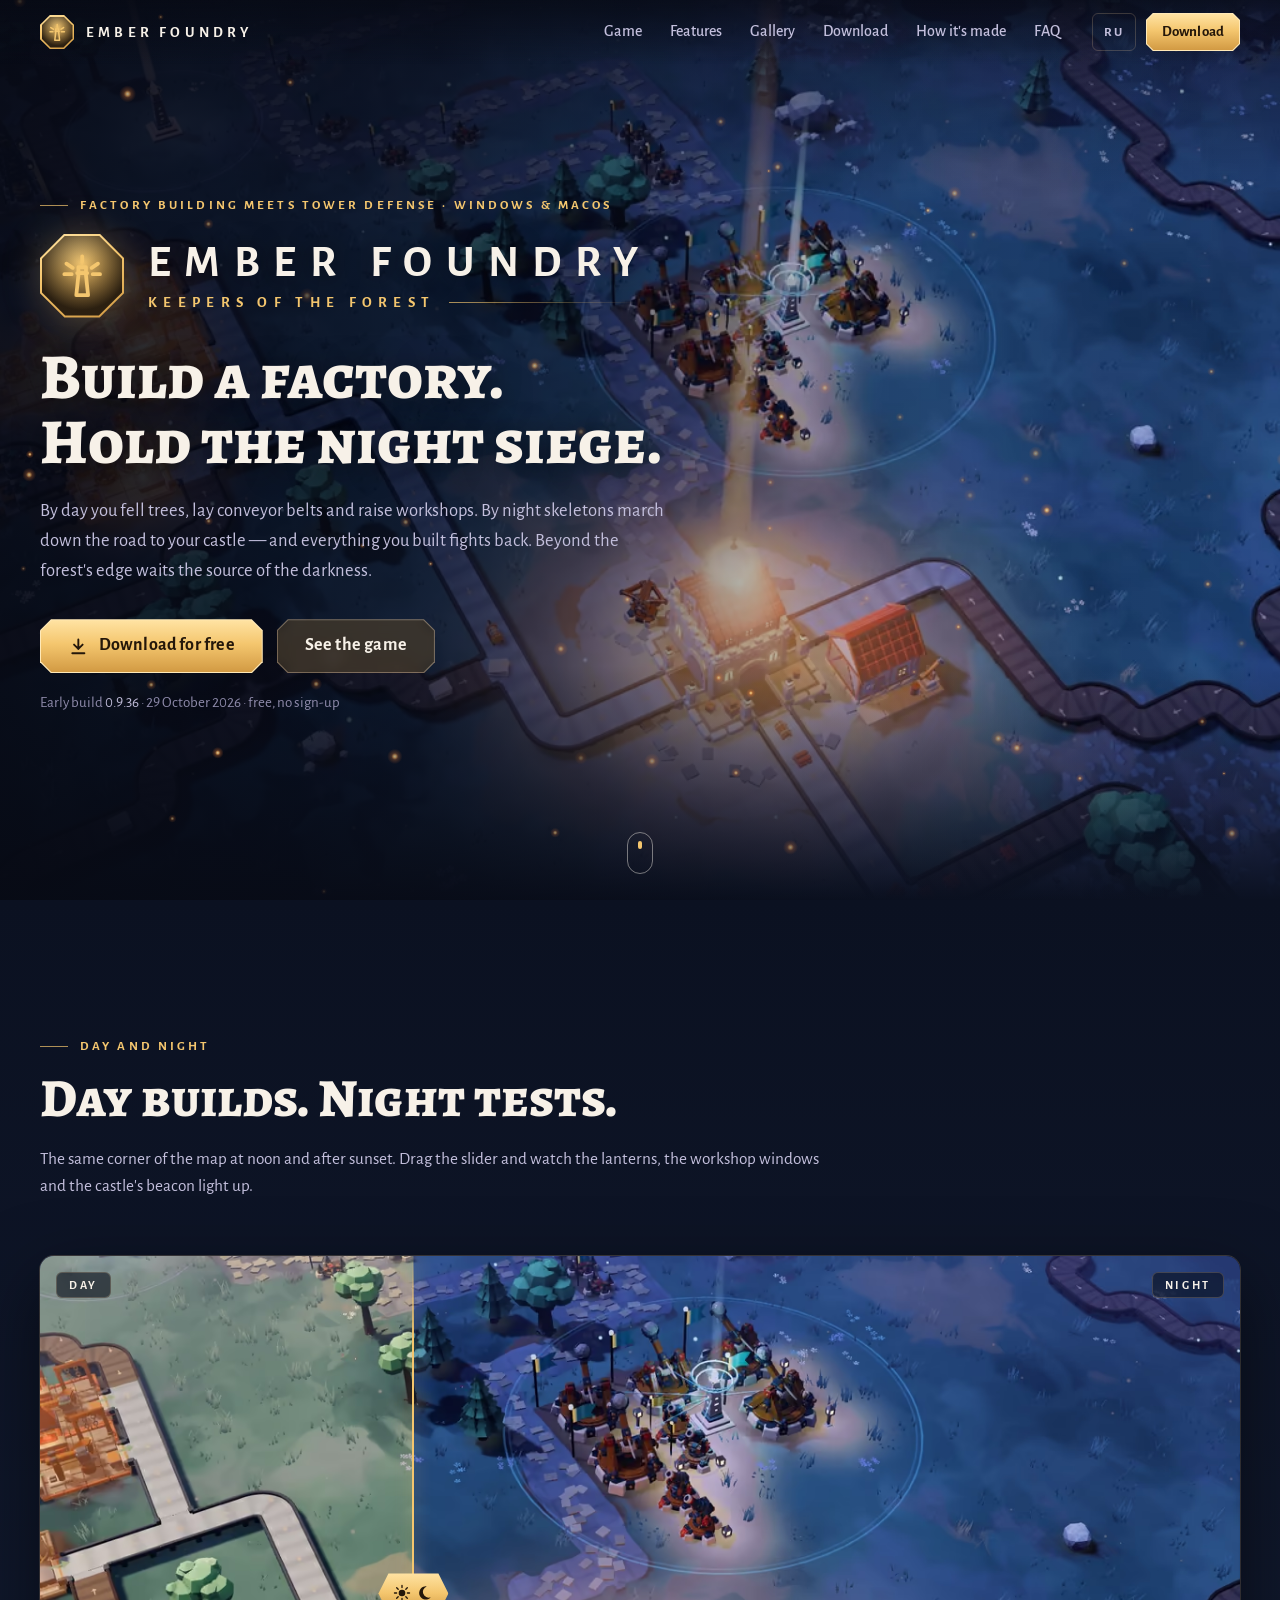
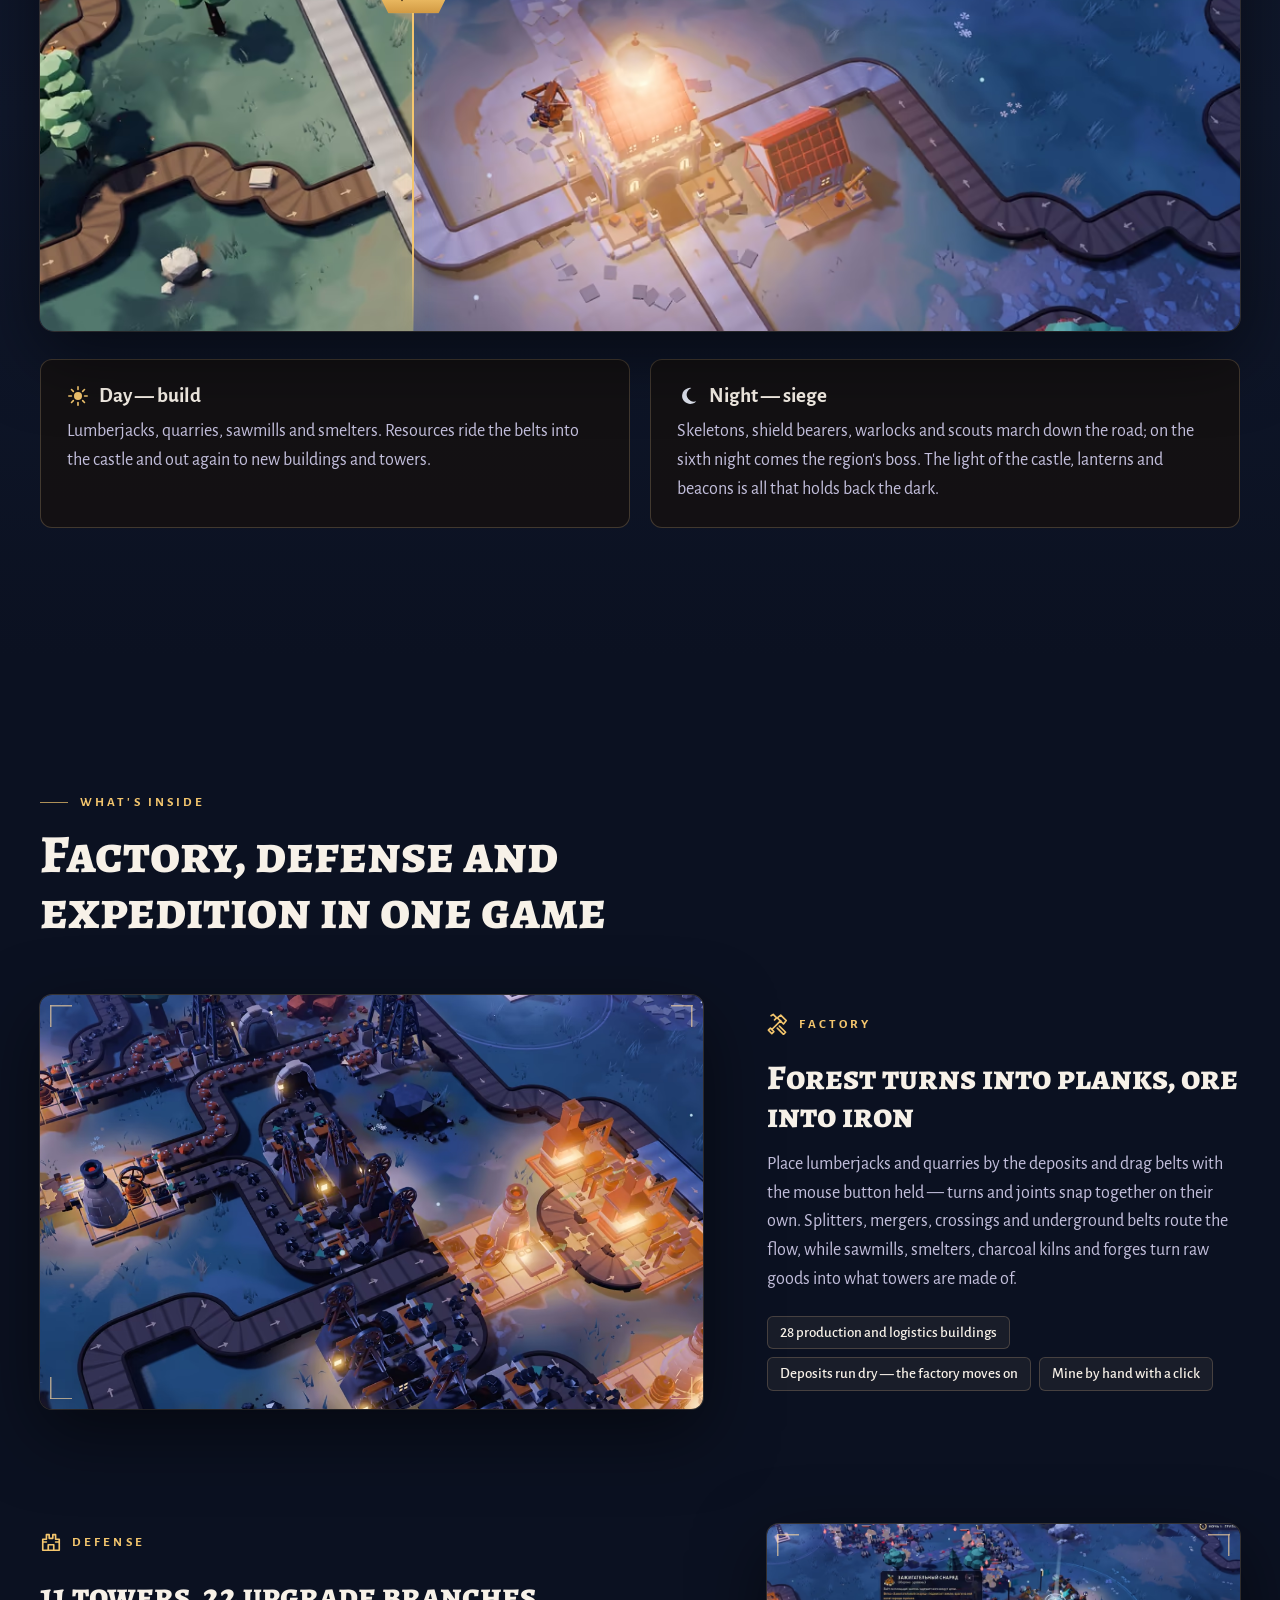
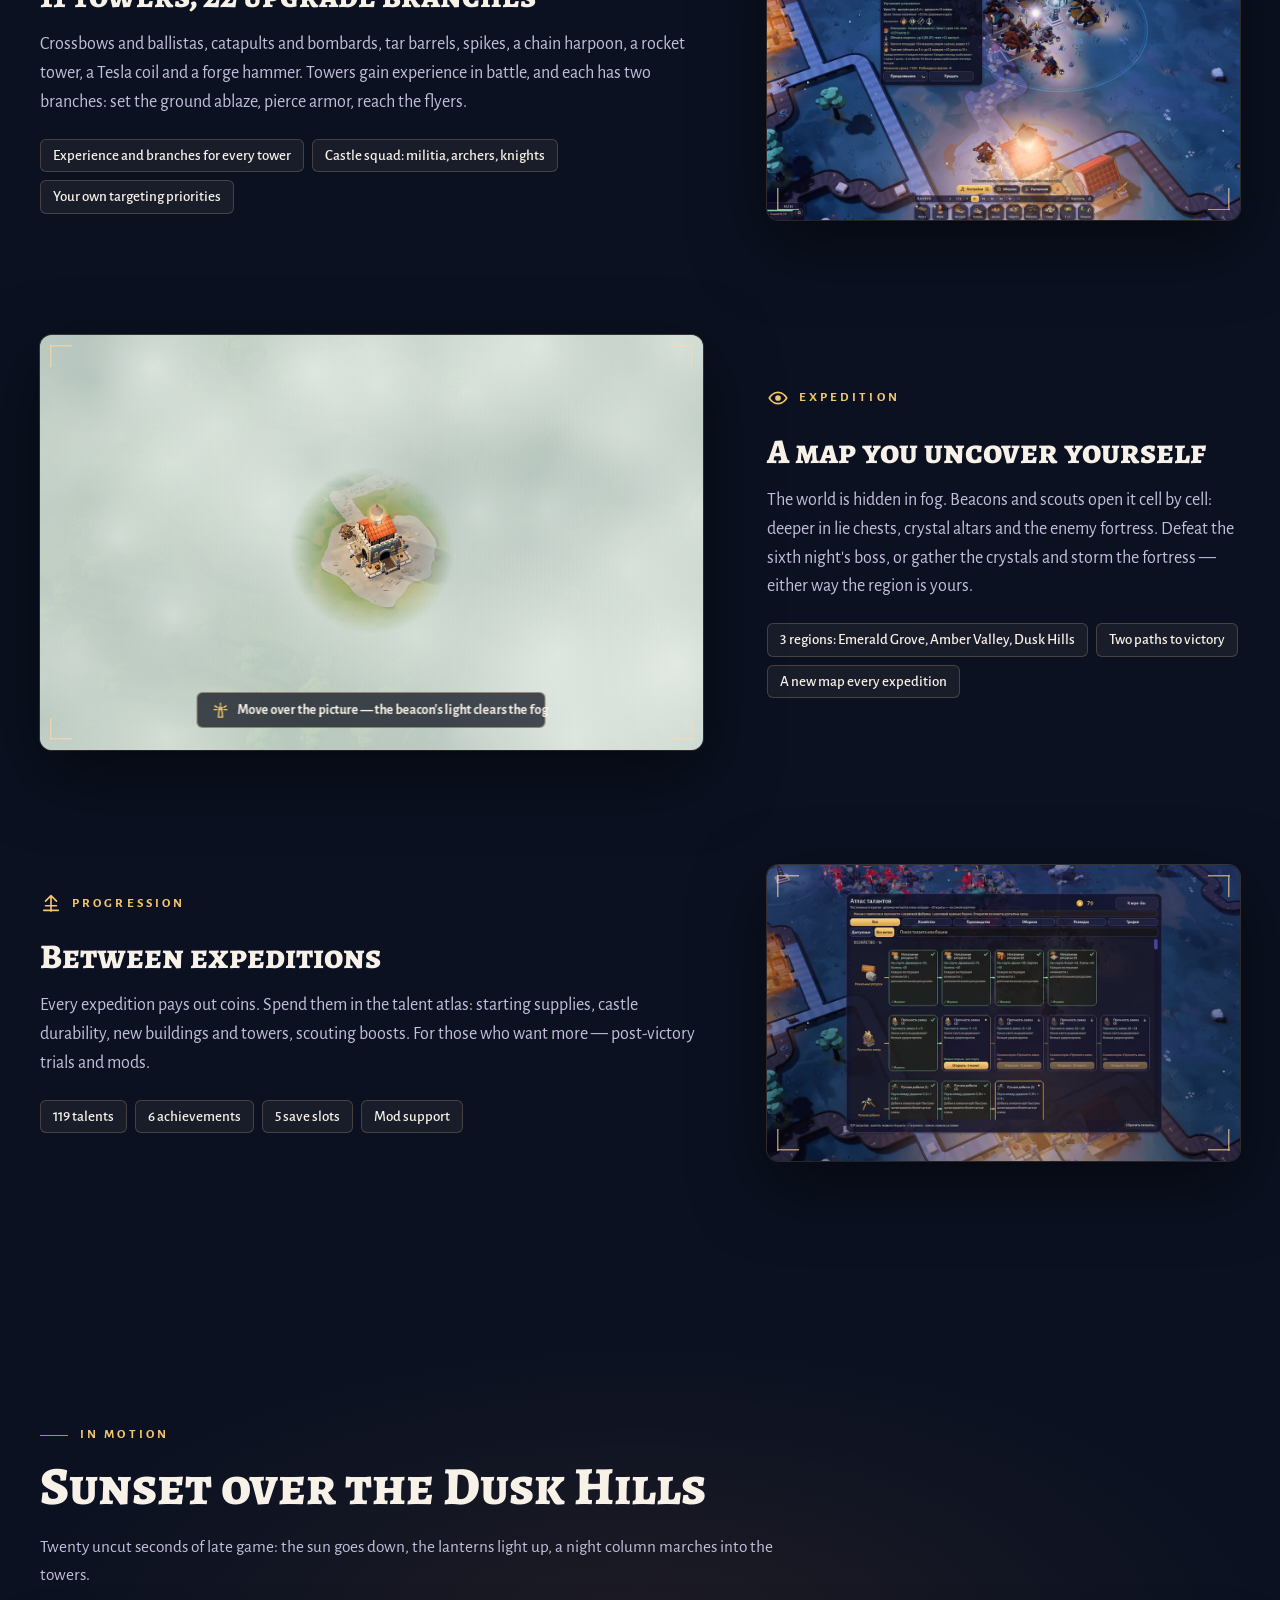
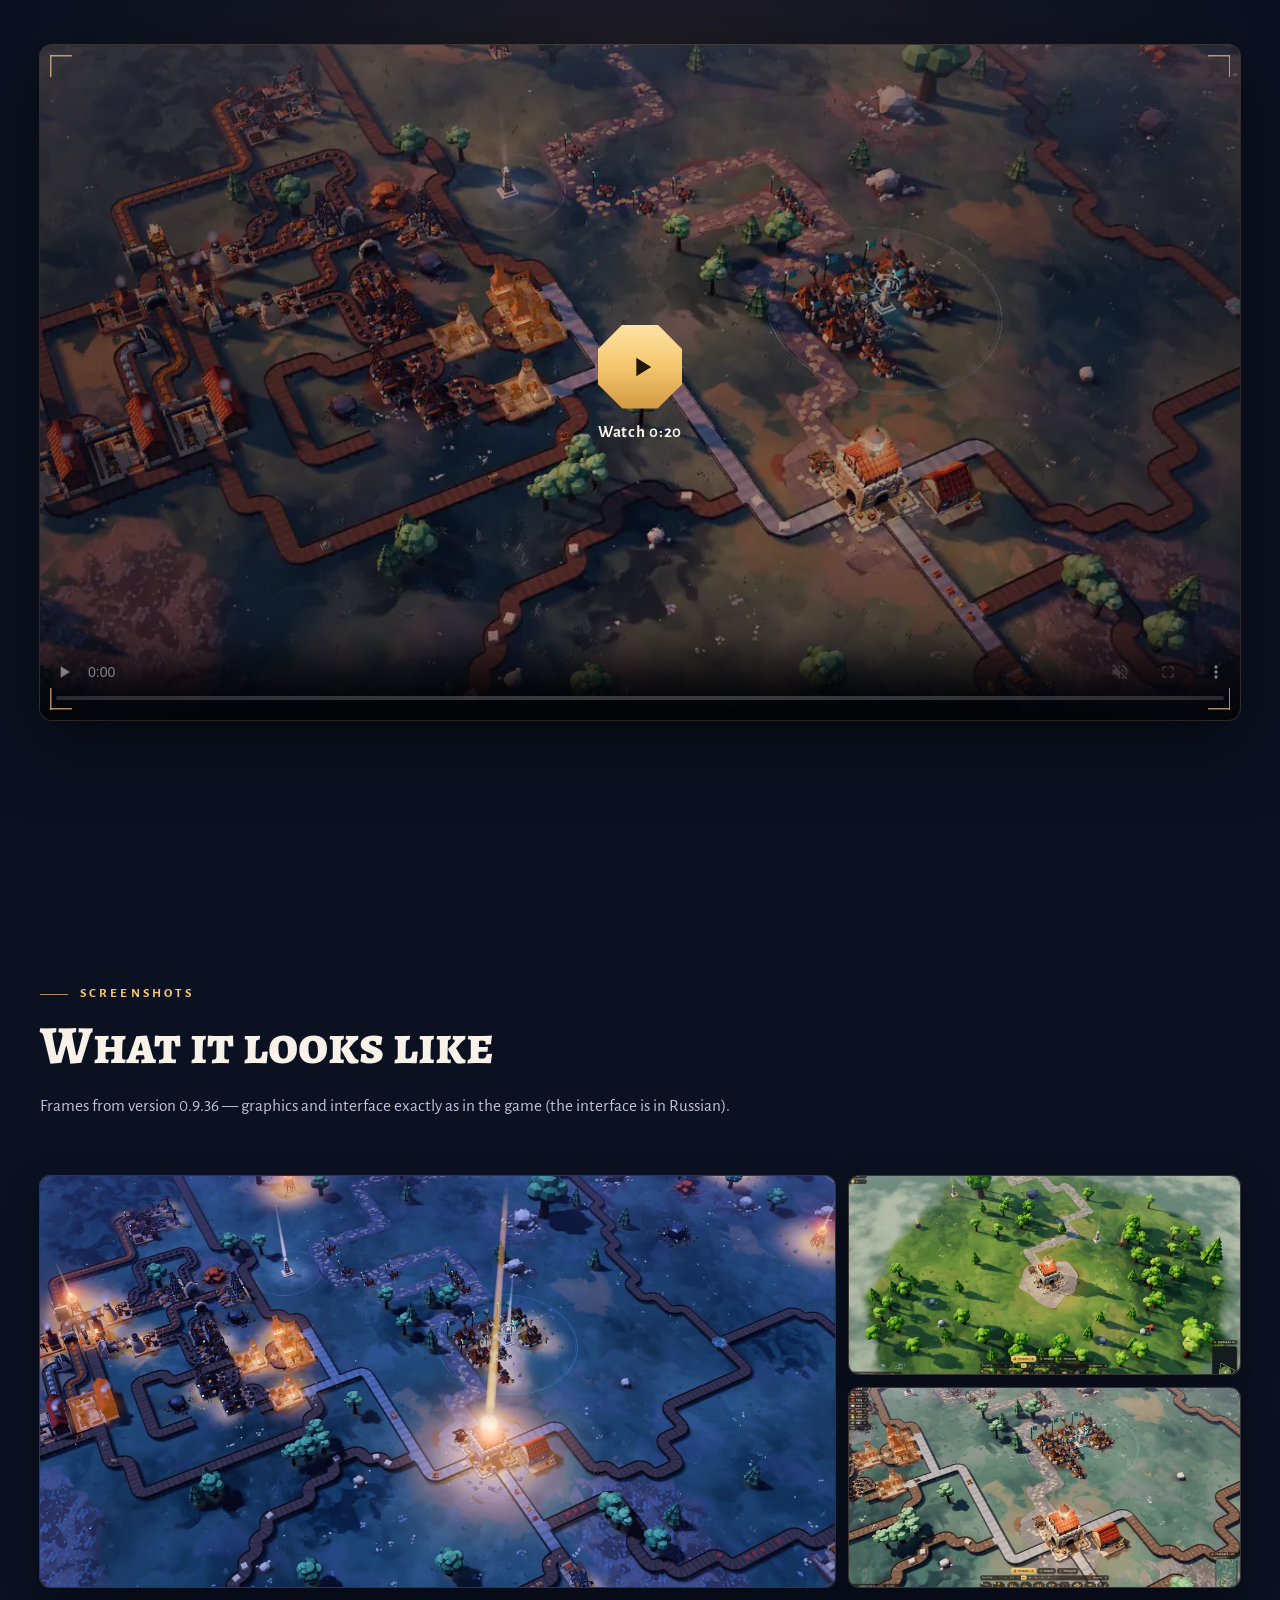
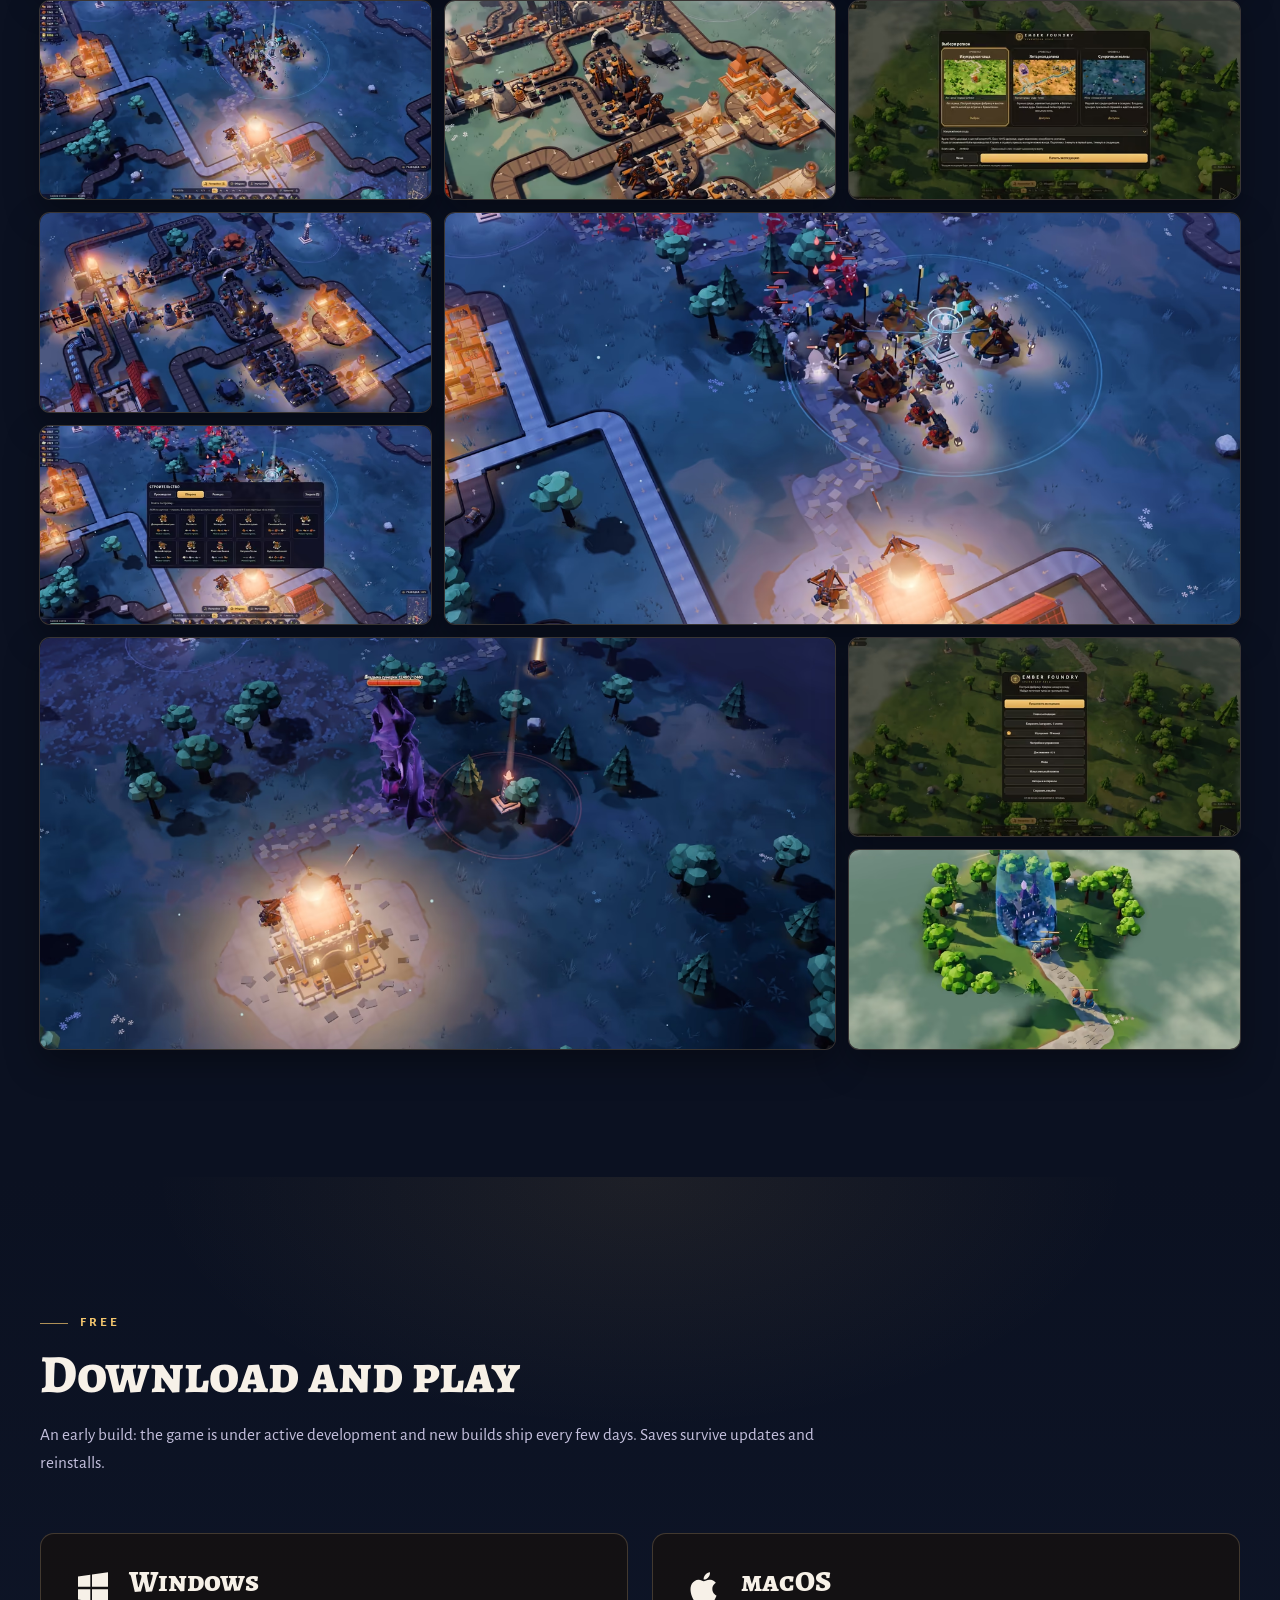
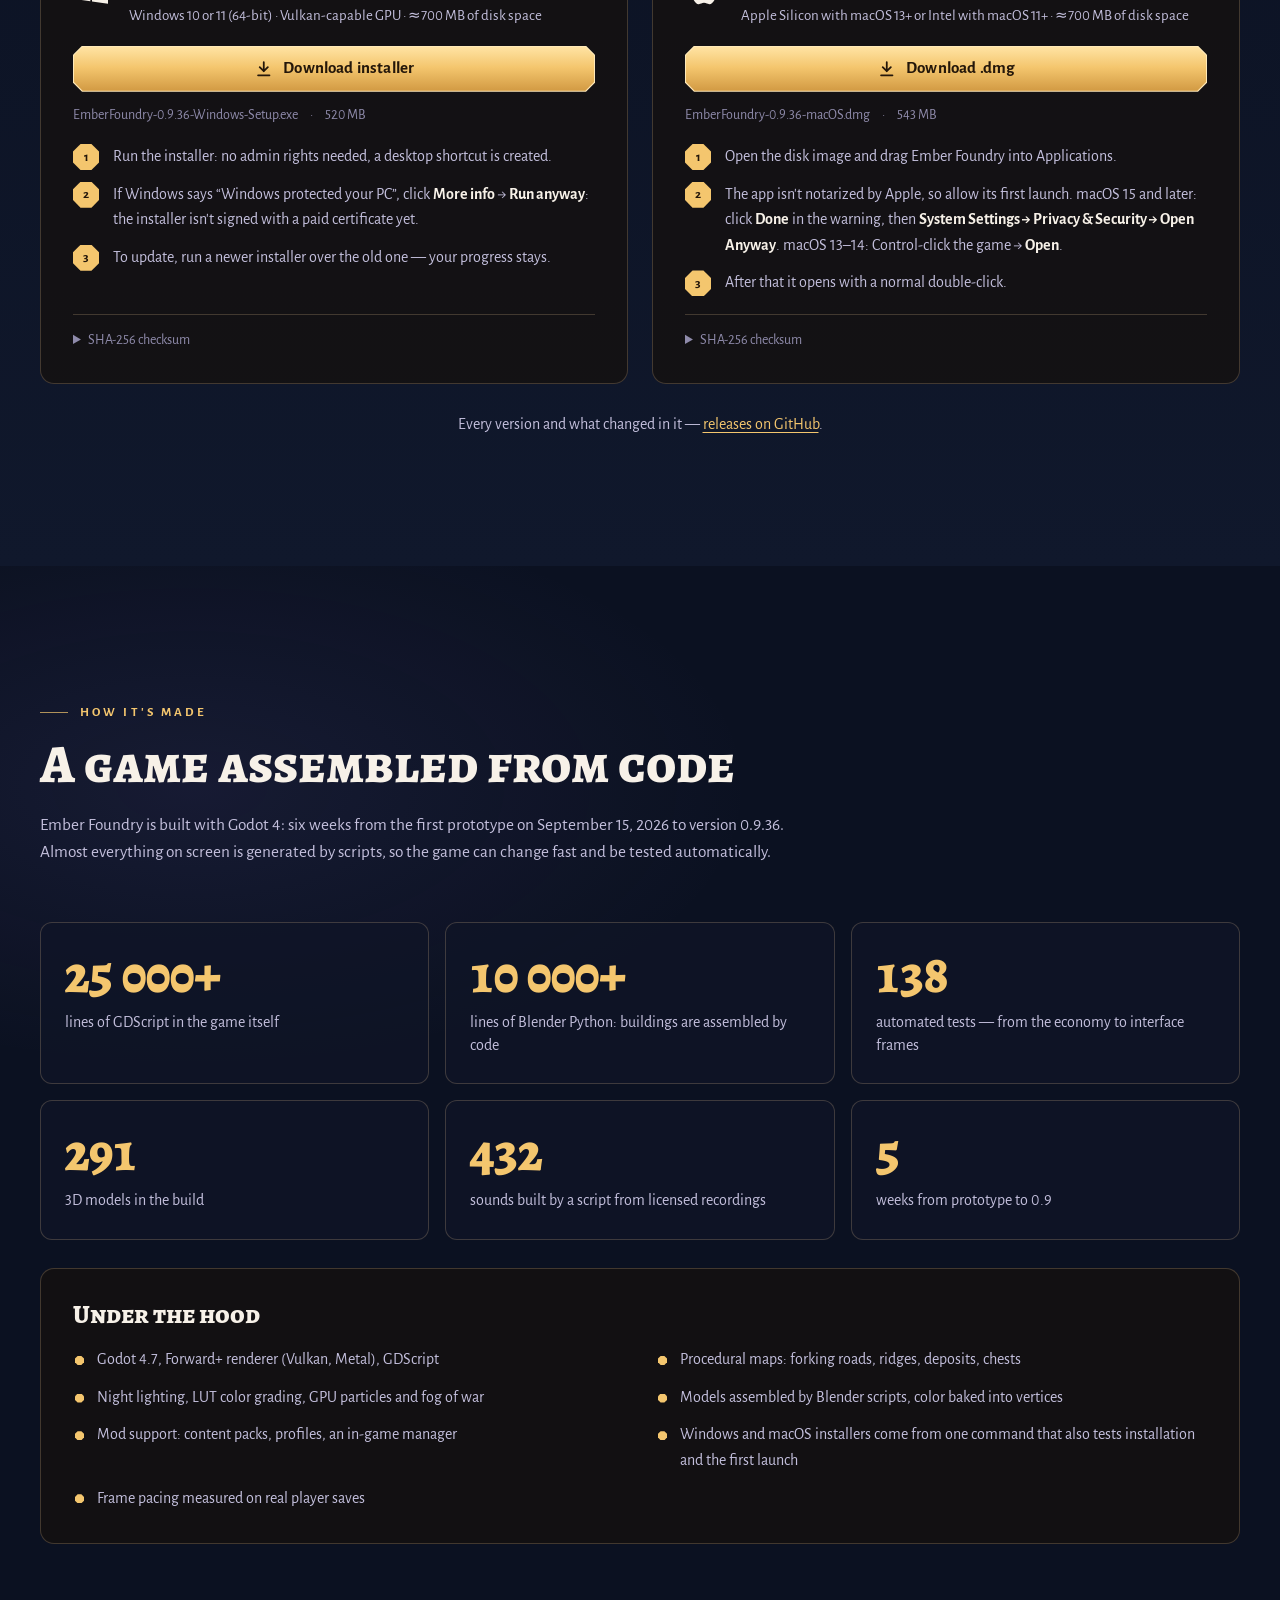
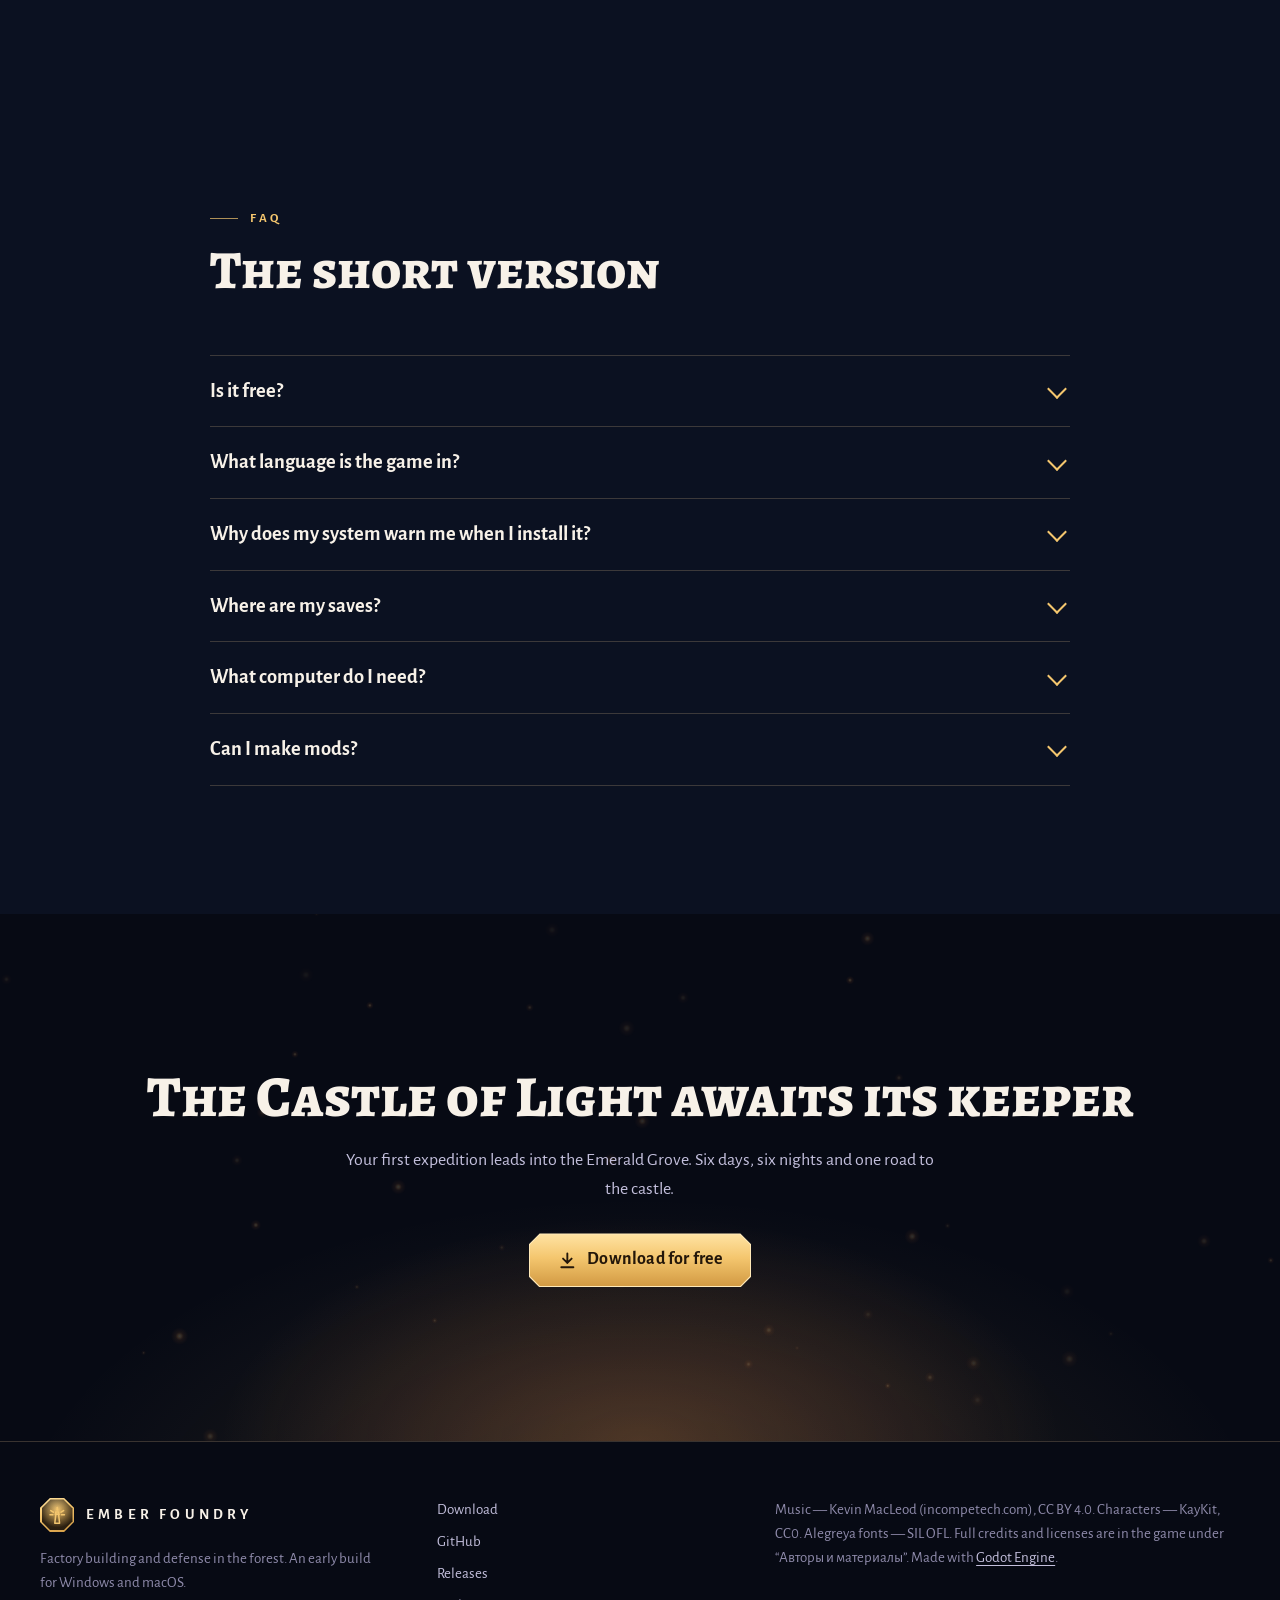
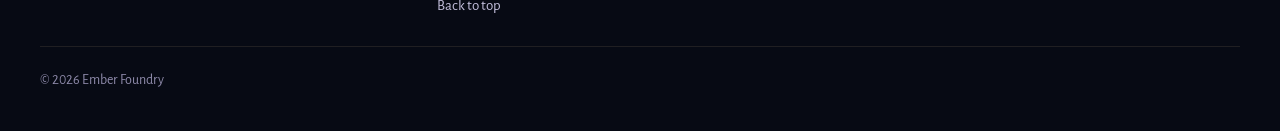
<file: index.html>
<!doctype html>
<html lang="ru" data-repo="mazamaka/ember-foundry-game">
<head>
<meta charset="utf-8">
<meta name="viewport" content="width=device-width, initial-scale=1, viewport-fit=cover">
<script>document.documentElement.classList.add("js")</script>
<title>Ember Foundry — Хранители леса · фабрика и tower defense</title>
<meta name="description" content="Ember Foundry — фабрика и оборона в лесу: днём строишь производство и прокладываешь ленты, ночью держишь осаду замка. Бесплатно для Windows и macOS.">
<meta name="theme-color" content="#0c1222">
<link rel="canonical" href="https://mazamaka.github.io/ember-foundry-game/">
<link rel="icon" href="favicon.svg" type="image/svg+xml">
<link rel="icon" href="favicon.ico" sizes="48x48">
<link rel="apple-touch-icon" href="assets/img/apple-touch-icon.png">
<link rel="manifest" href="site.webmanifest">
<meta property="og:type" content="website">
<meta property="og:site_name" content="Ember Foundry">
<meta property="og:title" content="Ember Foundry — Хранители леса">
<meta property="og:description" content="Построй фабрику. Удержи ночную осаду. Бесплатно для Windows и macOS.">
<meta property="og:url" content="https://mazamaka.github.io/ember-foundry-game/">
<meta property="og:image" content="https://mazamaka.github.io/ember-foundry-game/assets/img/og.jpg">
<meta property="og:image:width" content="1200">
<meta property="og:image:height" content="630">
<meta property="og:locale" content="ru_RU">
<meta property="og:locale:alternate" content="en_US">
<meta name="twitter:card" content="summary_large_image">
<link rel="preload" href="assets/fonts/alegreya-sans-400.woff2" as="font" type="font/woff2" crossorigin>
<link rel="preload" href="assets/fonts/alegreya-sans-700.woff2" as="font" type="font/woff2" crossorigin>
<link rel="preload" href="assets/fonts/alegreya-sc-800.woff2" as="font" type="font/woff2" crossorigin>
<link rel="stylesheet" href="assets/css/site.css">
<script type="application/ld+json">
{"@context":"https://schema.org","@type":"VideoGame","name":"Ember Foundry","alternateName":"Ember Foundry — Хранители леса","url":"https://mazamaka.github.io/ember-foundry-game/","image":"https://mazamaka.github.io/ember-foundry-game/assets/img/og.jpg","description":"Фабрика и tower defense в лесу: днём строишь производство, ночью держишь осаду замка.","genre":["Factory","Tower defense","Strategy"],"gamePlatform":["Windows","macOS"],"operatingSystem":"Windows 10, Windows 11, macOS","applicationCategory":"Game","inLanguage":"ru","offers":{"@type":"Offer","price":"0","priceCurrency":"USD"}}
</script>
<script src="assets/js/i18n.js" defer></script>
<script src="assets/js/site.js" defer></script>
</head>
<body>
<a class="skip" href="#main" data-i18n="skip">К содержимому</a>
<span class="header-sentinel" aria-hidden="true"></span>
<header class="site-header" data-header>
  <div class="wrap header-bar">
    <a class="brand" href="#top" aria-label="Ember Foundry — наверх" data-i18n-aria="brand.aria">
      <span class="emblem emblem-sm" aria-hidden="true"><svg viewBox="0 0 24 24"><use href="#beacon"/></svg></span>
      <span class="brand-word">Ember Foundry</span>
    </a>
    <nav class="site-nav" id="site-nav" aria-label="Разделы" data-i18n-aria="nav.aria">
      <ul>
        <li><a href="#daynight" data-i18n="nav.game">Игра</a></li>
        <li><a href="#features" data-i18n="nav.features">Возможности</a></li>
        <li><a href="#gallery" data-i18n="nav.gallery">Галерея</a></li>
        <li><a href="#download" data-i18n="nav.download">Скачать</a></li>
        <li><a href="#craft" data-i18n="nav.craft">Как сделано</a></li>
        <li><a href="#faq" data-i18n="nav.faq">Вопросы</a></li>
      </ul>
    </nav>
    <div class="header-tools">
      <button class="lang" type="button" data-lang-toggle aria-label="Switch to English">EN</button>
      <a class="btn btn-gold btn-sm header-cta" href="#download" data-i18n="cta.download.short">Скачать</a>
      <button class="burger" type="button" aria-expanded="false" aria-controls="site-nav" data-burger>
        <span class="visually-hidden" data-i18n="nav.menu">Меню</span><span class="burger-lines" aria-hidden="true"></span>
      </button>
    </div>
  </div>
</header>

<main id="main">
<section class="hero" id="top">
  <div class="hero-media" aria-hidden="true">
    <picture>
      <source type="image/avif" srcset="assets/img/night-hero-640.avif 640w, assets/img/night-hero-1280.avif 1280w, assets/img/night-hero-1920.avif 1920w" sizes="100vw">
      <source type="image/webp" srcset="assets/img/night-hero-640.webp 640w, assets/img/night-hero-1280.webp 1280w, assets/img/night-hero-1920.webp 1920w" sizes="100vw">
      <img class="hero-still" src="assets/img/night-hero-1280.jpg" width="1920" height="1080" alt="" fetchpriority="high">
    </picture>
    <video class="hero-video" muted loop playsinline preload="none" data-hero-video data-poster="assets/video/hero-poster.webp">
      <source data-src="assets/video/hero.mp4" type="video/mp4">
    </video>
    <canvas class="embers" data-embers></canvas>
  </div>
  <div class="wrap hero-inner">
    <p class="eyebrow" data-i18n="hero.eyebrow">Фабрика и tower defense · Windows и macOS</p>
    <h1 class="lockup">
      <span class="emblem" aria-hidden="true"><svg viewBox="0 0 24 24"><use href="#beacon"/></svg></span>
      <span class="lockup-text">
        <span class="lockup-word">Ember Foundry</span>
        <span class="lockup-motto"><span data-i18n="motto">Хранители леса</span><span class="rule" aria-hidden="true"></span></span>
      </span>
    </h1>
    <p class="tagline" data-i18n-html="hero.tagline">Построй фабрику.<br>Удержи ночную осаду.</p>
    <p class="lead" data-i18n="hero.lead">Днём рубишь лес, прокладываешь ленты и ставишь мастерские. Ночью по дороге к замку идут скелеты — и всё, что ты построил, работает на оборону. А за границей леса ждёт источник тьмы.</p>
    <div class="cta-row">
      <a class="btn btn-gold btn-lg" href="#download" data-primary-download>
        <svg class="i" viewBox="0 0 24 24" aria-hidden="true"><use href="#i-download"/></svg>
        <span data-primary-label data-i18n="cta.download">Скачать бесплатно</span>
      </a>
      <a class="btn btn-ghost btn-lg" href="#daynight" data-i18n="cta.look">Посмотреть игру</a>
    </div>
    <p class="hero-meta" data-release-meta><span data-i18n="meta.early">Ранняя версия</span> <span data-release="version">0.9.36</span><span class="release-date" data-release="date"></span> · <span data-i18n="meta.free">бесплатно, без регистрации</span></p>
  </div>
  <button class="video-toggle" type="button" data-video-toggle aria-pressed="false" hidden>
    <svg class="i" viewBox="0 0 24 24" aria-hidden="true"><use href="#i-pause"/></svg><span class="visually-hidden" data-i18n="video.pause">Остановить фоновое видео</span>
  </button>
  <a class="scroll-cue" href="#daynight" aria-label="Дальше" data-i18n-aria="cue"><span></span></a>
</section>

<section class="section daynight" id="daynight">
  <div class="wrap">
    <header class="section-head reveal">
      <p class="kicker" data-i18n="dn.kicker">Смена суток</p>
      <h2 data-i18n-html="dn.title">День строит. Ночь&nbsp;проверяет.</h2>
      <p data-i18n="dn.text">Один и тот же уголок карты в полдень и после заката. Потяни ползунок — и посмотри, как загораются фонари, окна мастерских и маяк над замком.</p>
    </header>
    <div class="compare reveal" data-compare style="--pos: 50%">
      <picture>
        <source type="image/avif" srcset="assets/img/night-mid-640.avif 640w, assets/img/night-mid-1280.avif 1280w, assets/img/night-mid-1920.avif 1920w" sizes="(min-width: 1240px) 1192px, 100vw">
        <source type="image/webp" srcset="assets/img/night-mid-640.webp 640w, assets/img/night-mid-1280.webp 1280w, assets/img/night-mid-1920.webp 1920w" sizes="(min-width: 1240px) 1192px, 100vw">
        <img src="assets/img/night-mid-1280.jpg" width="1920" height="1080" loading="lazy" decoding="async" alt="Замок и башни ночью: горят фонари и маяк" data-i18n-alt="dn.alt.night">
      </picture>
      <div class="compare-day">
        <picture>
          <source type="image/avif" srcset="assets/img/day-mid-640.avif 640w, assets/img/day-mid-1280.avif 1280w, assets/img/day-mid-1920.avif 1920w" sizes="(min-width: 1240px) 1192px, 100vw">
          <source type="image/webp" srcset="assets/img/day-mid-640.webp 640w, assets/img/day-mid-1280.webp 1280w, assets/img/day-mid-1920.webp 1920w" sizes="(min-width: 1240px) 1192px, 100vw">
          <img src="assets/img/day-mid-1280.jpg" width="1920" height="1080" loading="lazy" decoding="async" alt="Тот же вид в полдень" data-i18n-alt="dn.alt.day">
        </picture>
      </div>
      <div class="compare-handle" aria-hidden="true">
        <span class="compare-knob"><svg viewBox="0 0 24 24"><use href="#i-sun"/></svg><svg viewBox="0 0 24 24"><use href="#i-moon"/></svg></span>
      </div>
      <span class="compare-label compare-label-day" aria-hidden="true" data-i18n="dn.day">День</span>
      <span class="compare-label compare-label-night" aria-hidden="true" data-i18n="dn.night">Ночь</span>
      <input class="compare-range" type="range" min="0" max="100" value="50" aria-label="Граница дня и ночи" data-i18n-aria="dn.range">
    </div>
    <div class="dn-notes">
      <article class="note reveal">
        <h3><svg class="i" viewBox="0 0 24 24" aria-hidden="true"><use href="#i-sun"/></svg><span data-i18n="dn.day.title">День — стройка</span></h3>
        <p data-i18n="dn.day.text">Лесорубы, каменоломни, лесопилки и плавильни. Ресурсы едут по лентам в замок, а из него — на новые постройки и башни.</p>
      </article>
      <article class="note reveal">
        <h3><svg class="i" viewBox="0 0 24 24" aria-hidden="true"><use href="#i-moon"/></svg><span data-i18n="dn.night.title">Ночь — осада</span></h3>
        <p data-i18n="dn.night.text">По дороге идут скелеты, щитоносцы, колдуны и разведчики, на шестую ночь — босс региона. Свет замка, фонарей и маяков — всё, что держит тьму.</p>
      </article>
    </div>
  </div>
</section>

<section class="section features" id="features">
  <div class="wrap">
    <header class="section-head reveal">
      <p class="kicker" data-i18n="ft.kicker">Что внутри</p>
      <h2 data-i18n-html="ft.title">Фабрика, оборона и экспедиция — в&nbsp;одной игре</h2>
    </header>

    <article class="feature reveal">
      <div class="feature-media frame">
        <picture>
          <source type="image/avif" srcset="assets/img/factory-night-640.avif 640w, assets/img/factory-night-1280.avif 1280w, assets/img/factory-night-1920.avif 1920w" sizes="(min-width: 960px) 58vw, 100vw">
          <source type="image/webp" srcset="assets/img/factory-night-640.webp 640w, assets/img/factory-night-1280.webp 1280w, assets/img/factory-night-1920.webp 1920w" sizes="(min-width: 960px) 58vw, 100vw">
          <img src="assets/img/factory-night-1280.jpg" width="1920" height="1080" loading="lazy" decoding="async" alt="Ночная фабрика: шахты, ленты с рудой и углём, плавильни и кузницы" data-i18n-alt="f1.alt">
        </picture>
      </div>
      <div class="feature-text">
        <p class="feature-tag"><svg class="i" viewBox="0 0 24 24" aria-hidden="true"><use href="#i-build"/></svg><span data-i18n="f1.tag">Фабрика</span></p>
        <h3 data-i18n="f1.title">Лес становится досками, руда — железом</h3>
        <p data-i18n="f1.text">Ставь лесорубов и каменоломни у залежей и тяни ленты зажатой кнопкой мыши — повороты и стыки сложатся сами. Развилки, слияния, перекрёстки и подземные ленты разводят потоки, а лесопилки, плавильни, угольные печи и кузницы превращают сырьё в то, из чего строят башни.</p>
        <ul class="chips">
          <li data-i18n="f1.c1">28 производственных и транспортных построек</li>
          <li data-i18n="f1.c2">Залежи кончаются — фабрика переезжает</li>
          <li data-i18n="f1.c3">Ручная добыча кликом</li>
        </ul>
      </div>
    </article>

    <article class="feature feature-flip reveal">
      <div class="feature-media frame">
        <picture>
          <source type="image/avif" srcset="assets/img/battle-tower-640.avif 640w, assets/img/battle-tower-1280.avif 1280w, assets/img/battle-tower-1920.avif 1920w" sizes="(min-width: 960px) 58vw, 100vw">
          <source type="image/webp" srcset="assets/img/battle-tower-640.webp 640w, assets/img/battle-tower-1280.webp 1280w, assets/img/battle-tower-1920.webp 1920w" sizes="(min-width: 960px) 58vw, 100vw">
          <img src="assets/img/battle-tower-1280.jpg" width="1920" height="1080" loading="lazy" decoding="async" alt="Ночной бой у башен: открыта карточка катапульты с веткой «Зажигательный снаряд»" data-i18n-alt="f2.alt">
        </picture>
      </div>
      <div class="feature-text">
        <p class="feature-tag"><svg class="i" viewBox="0 0 24 24" aria-hidden="true"><use href="#i-fortress"/></svg><span data-i18n="f2.tag">Оборона</span></p>
        <h3 data-i18n="f2.title">11 башен и 22 ветки улучшений</h3>
        <p data-i18n="f2.text">Самострелы и баллисты, катапульты и бомбарды, смоляные бочки, шипы, цепной гарпун, ракетная башня, катушка Теслы и кузнечный молот. Башни набирают опыт в бою, а у каждой — две ветки: поджечь землю, пробить броню, достать летающих.</p>
        <ul class="chips">
          <li data-i18n="f2.c1">Опыт и ветки у каждой башни</li>
          <li data-i18n="f2.c2">Отряд замка: ополчение, лучники, рыцари</li>
          <li data-i18n="f2.c3">Свои приоритеты целей</li>
        </ul>
      </div>
    </article>

    <article class="feature reveal">
      <div class="feature-media frame fog-frame" data-fog>
        <picture>
          <source type="image/avif" srcset="assets/img/grove-start-640.avif 640w, assets/img/grove-start-1280.avif 1280w, assets/img/grove-start-1920.avif 1920w" sizes="(min-width: 960px) 58vw, 100vw">
          <source type="image/webp" srcset="assets/img/grove-start-640.webp 640w, assets/img/grove-start-1280.webp 1280w, assets/img/grove-start-1920.webp 1920w" sizes="(min-width: 960px) 58vw, 100vw">
          <img src="assets/img/grove-start-1280.jpg" width="1920" height="1080" loading="lazy" decoding="async" alt="Начало экспедиции: замок света посреди Изумрудной чащи" data-i18n-alt="f3.alt">
        </picture>
        <canvas class="fog" aria-hidden="true"></canvas>
        <p class="fog-hint" aria-hidden="true"><svg class="i" viewBox="0 0 24 24"><use href="#beacon"/></svg><span data-i18n="f3.hint">Веди курсором — свет маяка разгонит туман</span></p>
      </div>
      <div class="feature-text">
        <p class="feature-tag"><svg class="i" viewBox="0 0 24 24" aria-hidden="true"><use href="#i-eye"/></svg><span data-i18n="f3.tag">Экспедиция</span></p>
        <h3 data-i18n="f3.title">Карта, которую открываешь сам</h3>
        <p data-i18n="f3.text">Мир скрыт туманом. Маяки и разведка открывают его клетка за клеткой: в глубине — сундуки, алтари с кристаллами и вражеская крепость. Победи босса шестой ночи или собери кристаллы и возьми крепость штурмом — так выигрывается регион.</p>
        <ul class="chips">
          <li data-i18n="f3.c1">3 региона: Изумрудная чаща, Янтарная долина, Сумрачные холмы</li>
          <li data-i18n="f3.c2">Два пути к победе</li>
          <li data-i18n="f3.c3">Новая карта в каждой экспедиции</li>
        </ul>
      </div>
    </article>

    <article class="feature feature-flip reveal">
      <div class="feature-media frame">
        <picture>
          <source type="image/avif" srcset="assets/img/upgrades-640.avif 640w, assets/img/upgrades-1280.avif 1280w, assets/img/upgrades-1920.avif 1920w" sizes="(min-width: 960px) 58vw, 100vw">
          <source type="image/webp" srcset="assets/img/upgrades-640.webp 640w, assets/img/upgrades-1280.webp 1280w, assets/img/upgrades-1920.webp 1920w" sizes="(min-width: 960px) 58vw, 100vw">
          <img src="assets/img/upgrades-1280.jpg" width="1920" height="1080" loading="lazy" decoding="async" alt="Атлас талантов: цепочки постоянных улучшений" data-i18n-alt="f4.alt">
        </picture>
      </div>
      <div class="feature-text">
        <p class="feature-tag"><svg class="i" viewBox="0 0 24 24" aria-hidden="true"><use href="#i-upgrade"/></svg><span data-i18n="f4.tag">Прокачка</span></p>
        <h3 data-i18n="f4.title">Между экспедициями</h3>
        <p data-i18n="f4.text">За каждую экспедицию начисляются монеты. Они идут в атлас талантов: стартовые припасы, прочность замка, новые здания и башни, усиления разведки. Для тех, кому мало, — испытания после победы и моды.</p>
        <ul class="chips">
          <li data-i18n="f4.c1">119 талантов</li>
          <li data-i18n="f4.c2">6 достижений</li>
          <li data-i18n="f4.c3">5 слотов сохранения</li>
          <li data-i18n="f4.c4">Поддержка модов</li>
        </ul>
      </div>
    </article>
  </div>
</section>

<section class="section showreel" id="video">
  <div class="wrap">
    <header class="section-head reveal">
      <p class="kicker" data-i18n="vid.kicker">В движении</p>
      <h2 data-i18n="vid.title">Закат над Сумрачными холмами</h2>
      <p data-i18n="vid.text">Двадцать секунд поздней игры без монтажа: солнце садится, загораются фонари, ночная колонна выходит к башням.</p>
    </header>
    <div class="player frame reveal" data-player>
      <video controls muted playsinline preload="none" poster="assets/video/dusk-poster.webp" width="1280" height="720" data-dusk-video>
        <source src="assets/video/dusk.mp4" type="video/mp4">
      </video>
      <button class="player-start" type="button" data-player-start>
        <span class="play-ring" aria-hidden="true"><svg viewBox="0 0 24 24"><use href="#i-play"/></svg></span>
        <span data-i18n="vid.play">Смотреть 0:20</span>
      </button>
    </div>
  </div>
</section>

<section class="section gallery" id="gallery">
  <div class="wrap">
    <header class="section-head reveal">
      <p class="kicker" data-i18n="gal.kicker">Скриншоты</p>
      <h2 data-i18n="gal.title">Как это выглядит</h2>
      <p data-i18n="gal.text">Кадры из версии 0.9.36: графика и интерфейс такие же, как в игре.</p>
    </header>
    <ul class="shots" data-gallery>
      <li class="shot shot-wide reveal"><button type="button" data-full="night-wide" data-i18n-caption="g.night-wide" data-caption="Ночь над поздней фабрикой: лучи замка и маяков"><picture><source type="image/avif" srcset="assets/img/night-wide-640.avif 640w, assets/img/night-wide-1280.avif 1280w" sizes="(min-width: 960px) 66vw, 100vw"><source type="image/webp" srcset="assets/img/night-wide-640.webp 640w, assets/img/night-wide-1280.webp 1280w" sizes="(min-width: 960px) 66vw, 100vw"><img src="assets/img/night-wide-1280.jpg" width="1920" height="1080" loading="lazy" decoding="async" alt="Ночь над поздней фабрикой" data-i18n-alt="g.night-wide.alt"></picture></button></li>
      <li class="shot reveal"><button type="button" data-full="grove-hud" data-i18n-caption="g.grove-hud" data-caption="Первый день в Изумрудной чаще"><picture><source type="image/avif" srcset="assets/img/grove-hud-640.avif 640w, assets/img/grove-hud-1280.avif 1280w" sizes="(min-width: 960px) 33vw, (min-width: 600px) 50vw, 100vw"><source type="image/webp" srcset="assets/img/grove-hud-640.webp 640w, assets/img/grove-hud-1280.webp 1280w" sizes="(min-width: 960px) 33vw, (min-width: 600px) 50vw, 100vw"><img src="assets/img/grove-hud-1280.jpg" width="1920" height="1080" loading="lazy" decoding="async" alt="Первый день в Изумрудной чаще" data-i18n-alt="g.grove-hud.alt"></picture></button></li>
      <li class="shot reveal"><button type="button" data-full="play-day" data-i18n-caption="g.play-day" data-caption="Полдень: фабрика работает, башни ждут ночи"><picture><source type="image/avif" srcset="assets/img/play-day-640.avif 640w, assets/img/play-day-1280.avif 1280w" sizes="(min-width: 960px) 33vw, (min-width: 600px) 50vw, 100vw"><source type="image/webp" srcset="assets/img/play-day-640.webp 640w, assets/img/play-day-1280.webp 1280w" sizes="(min-width: 960px) 33vw, (min-width: 600px) 50vw, 100vw"><img src="assets/img/play-day-1280.jpg" width="1920" height="1080" loading="lazy" decoding="async" alt="Полдень в поздней игре, интерфейс" data-i18n-alt="g.play-day.alt"></picture></button></li>
      <li class="shot reveal"><button type="button" data-full="play-night" data-i18n-caption="g.play-night" data-caption="Та же позиция ночью"><picture><source type="image/avif" srcset="assets/img/play-night-640.avif 640w, assets/img/play-night-1280.avif 1280w" sizes="(min-width: 960px) 33vw, (min-width: 600px) 50vw, 100vw"><source type="image/webp" srcset="assets/img/play-night-640.webp 640w, assets/img/play-night-1280.webp 1280w" sizes="(min-width: 960px) 33vw, (min-width: 600px) 50vw, 100vw"><img src="assets/img/play-night-1280.jpg" width="1920" height="1080" loading="lazy" decoding="async" alt="Поздняя игра ночью, интерфейс" data-i18n-alt="g.play-night.alt"></picture></button></li>
      <li class="shot reveal"><button type="button" data-full="factory-day" data-i18n-caption="g.factory-day" data-caption="Шахты, плавильни и угольные печи"><picture><source type="image/avif" srcset="assets/img/factory-day-640.avif 640w, assets/img/factory-day-1280.avif 1280w" sizes="(min-width: 960px) 33vw, (min-width: 600px) 50vw, 100vw"><source type="image/webp" srcset="assets/img/factory-day-640.webp 640w, assets/img/factory-day-1280.webp 1280w" sizes="(min-width: 960px) 33vw, (min-width: 600px) 50vw, 100vw"><img src="assets/img/factory-day-1280.jpg" width="1920" height="1080" loading="lazy" decoding="async" alt="Производственный квартал днём" data-i18n-alt="g.factory-day.alt"></picture></button></li>
      <li class="shot reveal"><button type="button" data-full="regions" data-i18n-caption="g.regions" data-caption="Выбор региона новой экспедиции"><picture><source type="image/avif" srcset="assets/img/regions-640.avif 640w, assets/img/regions-1280.avif 1280w" sizes="(min-width: 960px) 33vw, (min-width: 600px) 50vw, 100vw"><source type="image/webp" srcset="assets/img/regions-640.webp 640w, assets/img/regions-1280.webp 1280w" sizes="(min-width: 960px) 33vw, (min-width: 600px) 50vw, 100vw"><img src="assets/img/regions-1280.jpg" width="1920" height="1080" loading="lazy" decoding="async" alt="Экран выбора региона" data-i18n-alt="g.regions.alt"></picture></button></li>
      <li class="shot reveal"><button type="button" data-full="factory-night-wide" data-i18n-caption="g.factory-night-wide" data-caption="Ночная смена"><picture><source type="image/avif" srcset="assets/img/factory-night-wide-640.avif 640w, assets/img/factory-night-wide-1280.avif 1280w" sizes="(min-width: 960px) 33vw, (min-width: 600px) 50vw, 100vw"><source type="image/webp" srcset="assets/img/factory-night-wide-640.webp 640w, assets/img/factory-night-wide-1280.webp 1280w" sizes="(min-width: 960px) 33vw, (min-width: 600px) 50vw, 100vw"><img src="assets/img/factory-night-wide-1280.jpg" width="1920" height="1080" loading="lazy" decoding="async" alt="Фабрика ночью" data-i18n-alt="g.factory-night-wide.alt"></picture></button></li>
      <li class="shot shot-wide shot-wide-right reveal"><button type="button" data-full="battle-night" data-i18n-caption="g.battle-night" data-caption="Ночная колонна выходит к башням"><picture><source type="image/avif" srcset="assets/img/battle-night-640.avif 640w, assets/img/battle-night-1280.avif 1280w" sizes="(min-width: 960px) 66vw, 100vw"><source type="image/webp" srcset="assets/img/battle-night-640.webp 640w, assets/img/battle-night-1280.webp 1280w" sizes="(min-width: 960px) 66vw, 100vw"><img src="assets/img/battle-night-1280.jpg" width="1920" height="1080" loading="lazy" decoding="async" alt="Враги выходят к башням ночью" data-i18n-alt="g.battle-night.alt"></picture></button></li>
      <li class="shot reveal"><button type="button" data-full="shop" data-i18n-caption="g.shop" data-caption="Каталог построек: оборона"><picture><source type="image/avif" srcset="assets/img/shop-640.avif 640w, assets/img/shop-1280.avif 1280w" sizes="(min-width: 960px) 33vw, (min-width: 600px) 50vw, 100vw"><source type="image/webp" srcset="assets/img/shop-640.webp 640w, assets/img/shop-1280.webp 1280w" sizes="(min-width: 960px) 33vw, (min-width: 600px) 50vw, 100vw"><img src="assets/img/shop-1280.jpg" width="1920" height="1080" loading="lazy" decoding="async" alt="Каталог построек" data-i18n-alt="g.shop.alt"></picture></button></li>
      <li class="shot shot-wide reveal"><button type="button" data-full="boss" data-i18n-caption="g.boss" data-caption="Владыка сумерек, босс Сумрачных холмов, у стен замка"><picture><source type="image/avif" srcset="assets/img/boss-640.avif 640w, assets/img/boss-1280.avif 1280w" sizes="(min-width: 960px) 66vw, 100vw"><source type="image/webp" srcset="assets/img/boss-640.webp 640w, assets/img/boss-1280.webp 1280w" sizes="(min-width: 960px) 66vw, 100vw"><img src="assets/img/boss-1280.jpg" width="1920" height="1080" loading="lazy" decoding="async" alt="Босс на дороге к замку ночью" data-i18n-alt="g.boss.alt"></picture></button></li>
      <li class="shot reveal"><button type="button" data-full="menu" data-i18n-caption="g.menu" data-caption="Главное меню"><picture><source type="image/avif" srcset="assets/img/menu-640.avif 640w, assets/img/menu-1280.avif 1280w" sizes="(min-width: 960px) 33vw, (min-width: 600px) 50vw, 100vw"><source type="image/webp" srcset="assets/img/menu-640.webp 640w, assets/img/menu-1280.webp 1280w" sizes="(min-width: 960px) 33vw, (min-width: 600px) 50vw, 100vw"><img src="assets/img/menu-1280.jpg" width="1920" height="1080" loading="lazy" decoding="async" alt="Главное меню игры" data-i18n-alt="g.menu.alt"></picture></button></li>
      <li class="shot reveal"><button type="button" data-full="fortress" data-i18n-caption="g.fortress" data-caption="Штурм вражеской крепости под куполом"><picture><source type="image/avif" srcset="assets/img/fortress-640.avif 640w, assets/img/fortress-1280.avif 1280w" sizes="(min-width: 960px) 33vw, (min-width: 600px) 50vw, 100vw"><source type="image/webp" srcset="assets/img/fortress-640.webp 640w, assets/img/fortress-1280.webp 1280w" sizes="(min-width: 960px) 33vw, (min-width: 600px) 50vw, 100vw"><img src="assets/img/fortress-1280.jpg" width="1920" height="1080" loading="lazy" decoding="async" alt="Отряд штурмует вражескую крепость под куполом" data-i18n-alt="g.fortress.alt"></picture></button></li>
    </ul>
  </div>
</section>

<section class="section download" id="download">
  <div class="wrap">
    <header class="section-head reveal">
      <p class="kicker" data-i18n="dl.kicker">Бесплатно</p>
      <h2 data-i18n="dl.title">Скачай и играй</h2>
      <p data-i18n="dl.text">Ранняя версия: игра активно развивается, новые сборки выходят каждые несколько дней. Сохранения переживают обновления и переустановку.</p>
    </header>
    <p class="dl-mobile" data-mobile-note hidden>
      <span data-i18n="dl.mobile">Игра для компьютера. Отправь ссылку себе на Windows или Mac:</span>
      <button class="btn btn-ghost btn-sm" type="button" data-copy-link data-i18n="dl.copylink">Скопировать ссылку</button>
    </p>
    <div class="dl-grid">
      <article class="dl-card reveal" data-platform="windows">
        <div class="dl-head">
          <svg class="os" viewBox="0 0 24 24" aria-hidden="true"><use href="#i-windows"/></svg>
          <div>
            <h3>Windows</h3>
            <p class="dl-req" data-i18n="dl.win.req">Windows 10 или 11 (64 бит) · видеокарта с Vulkan · ≈700 МБ на диске</p>
          </div>
        </div>
        <a class="btn btn-gold btn-block" href="https://github.com/mazamaka/ember-foundry-game/releases/latest" data-asset="windows">
          <svg class="i" viewBox="0 0 24 24" aria-hidden="true"><use href="#i-download"/></svg><span data-i18n="dl.win.btn">Скачать установщик</span>
        </a>
        <p class="dl-file"><span data-file="windows">EmberFoundry-Windows-Setup.exe</span><span class="dl-size" data-size="windows"></span></p>
        <ol class="steps">
          <li data-i18n="dl.win.s1">Запусти установщик: права администратора не нужны, ярлык появится на рабочем столе.</li>
          <li data-i18n-html="dl.win.s2">Если Windows покажет «Система Windows защитила ваш компьютер», нажми <b>Подробнее</b> → <b>Выполнить в&nbsp;любом случае</b>: установщик пока не подписан платным сертификатом.</li>
          <li data-i18n="dl.win.s3">Обновление — новый установщик поверх старого, прогресс останется.</li>
        </ol>
        <details class="sha"><summary data-i18n="dl.sha">Контрольная сумма SHA-256</summary><code data-sha="windows">—</code><button class="copy" type="button" data-copy-sha="windows" data-i18n="dl.copy">Копировать</button></details>
      </article>
      <article class="dl-card reveal" data-platform="macos">
        <div class="dl-head">
          <svg class="os" viewBox="0 0 24 24" aria-hidden="true"><use href="#i-apple"/></svg>
          <div>
            <h3>macOS</h3>
            <p class="dl-req" data-i18n="dl.mac.req">Apple Silicon с macOS 13+ или Intel с macOS 11+ · ≈700 МБ на диске</p>
          </div>
        </div>
        <a class="btn btn-gold btn-block" href="https://github.com/mazamaka/ember-foundry-game/releases/latest" data-asset="macos">
          <svg class="i" viewBox="0 0 24 24" aria-hidden="true"><use href="#i-download"/></svg><span data-i18n="dl.mac.btn">Скачать образ .dmg</span>
        </a>
        <p class="dl-file"><span data-file="macos">EmberFoundry-macOS.dmg</span><span class="dl-size" data-size="macos"></span></p>
        <ol class="steps">
          <li data-i18n="dl.mac.s1">Открой образ и перетащи Ember Foundry в папку «Программы».</li>
          <li data-i18n-html="dl.mac.s2">Игра не заверена в Apple, поэтому первый запуск надо разрешить. macOS 15 и новее: в предупреждении нажми <b>Готово</b>, затем <b>Системные настройки → Конфиденциальность и безопасность → Открыть всё равно</b>. macOS 13–14: Control-клик по игре → <b>Открыть</b>.</li>
          <li data-i18n="dl.mac.s3">Дальше игра запускается обычным двойным кликом.</li>
        </ol>
        <details class="sha"><summary data-i18n="dl.sha">Контрольная сумма SHA-256</summary><code data-sha="macos">—</code><button class="copy" type="button" data-copy-sha="macos" data-i18n="dl.copy">Копировать</button></details>
      </article>
    </div>
    <p class="dl-foot reveal"><span data-i18n="dl.foot">Все версии и что в них изменилось —</span> <a href="https://github.com/mazamaka/ember-foundry-game/releases" data-releases-link><span data-i18n="dl.releases">страница выпусков на GitHub</span></a>.</p>
  </div>
</section>

<section class="section craft" id="craft">
  <div class="wrap">
    <header class="section-head reveal">
      <p class="kicker" data-i18n="cr.kicker">Как сделано</p>
      <h2 data-i18n="cr.title">Игра, собранная из кода</h2>
      <p data-i18n="cr.text">Ember Foundry сделана на Godot 4: от первого прототипа 15 сентября 2026 года до версии 0.9.36 — шесть недель. Почти всё, что видно на экране, собирается скриптами, поэтому игру можно быстро менять и проверять автоматически.</p>
    </header>
    <ul class="stats">
      <li class="stat reveal"><b data-count="25000" data-suffix="+">25 000</b><span data-i18n="cr.s1">строк GDScript в самой игре</span></li>
      <li class="stat reveal"><b data-count="10000" data-suffix="+">10 000</b><span data-i18n="cr.s2">строк Python для Blender: здания собираются кодом</span></li>
      <li class="stat reveal"><b data-count="138">138</b><span data-i18n="cr.s3">автотестов — от экономики до кадров интерфейса</span></li>
      <li class="stat reveal"><b data-count="368">368</b><span data-i18n="cr.s4">3D-моделей в сборке</span></li>
      <li class="stat reveal"><b data-count="545">545</b><span data-i18n="cr.s5">звуков, собранных скриптом из лицензированных записей</span></li>
      <li class="stat reveal"><b data-count="6">6</b><span data-i18n="cr.s6">недель от прототипа до 0.9</span></li>
    </ul>
    <div class="tech reveal">
      <h3 data-i18n="cr.tech">Под капотом</h3>
      <ul>
        <li data-i18n="cr.t1">Godot 4.7, рендер Forward+ (Vulkan, Metal), GDScript</li>
        <li data-i18n="cr.t2">Процедурные карты: дороги с развилками, хребты, залежи, сундуки</li>
        <li data-i18n="cr.t3">Ночное освещение, LUT-цветокоррекция, GPU-частицы и туман войны</li>
        <li data-i18n="cr.t4">Модели собираются скриптами Blender, цвет запекается в вершины</li>
        <li data-i18n="cr.t5">Поддержка модов: контентные пакеты, профили, менеджер в меню</li>
        <li data-i18n="cr.t6">Установщики для Windows и macOS собираются одной командой и сами проверяют установку и первый запуск</li>
        <li data-i18n="cr.t7">Замеры плавности кадров на реальных сохранениях игроков</li>
      </ul>
    </div>
  </div>
</section>

<section class="section faq" id="faq">
  <div class="wrap narrow">
    <header class="section-head reveal">
      <p class="kicker" data-i18n="faq.kicker">Вопросы</p>
      <h2 data-i18n="faq.title">Коротко о главном</h2>
    </header>
    <div class="faq-list">
      <details class="reveal"><summary data-i18n="faq.q1">Это бесплатно?</summary><p data-i18n="faq.a1">Да. Ранняя версия бесплатна: без регистрации, рекламы и покупок внутри.</p></details>
      <details class="reveal"><summary data-i18n="faq.q2">На каком языке игра?</summary><p data-i18n="faq.a2">Пока на русском: интерфейс, подсказки и описания.</p></details>
      <details class="reveal"><summary data-i18n="faq.q3">Почему система предупреждает об установке?</summary><p data-i18n="faq.a3">Установщик для Windows не подписан платным сертификатом, а приложение для Mac не заверено в Apple. Поэтому Windows SmartScreen и macOS Gatekeeper один раз просят подтверждения — шаги описаны в разделе «Скачать». Контрольные суммы SHA-256 помогают убедиться, что файл не изменён.</p></details>
      <details class="reveal"><summary data-i18n="faq.q4">Где хранятся сохранения?</summary><p data-i18n-html="faq.a4">Windows: <code>%APPDATA%\Godot\app_userdata\Ember Foundry</code>. macOS: <code>~/Library/Application Support/Godot/app_userdata/Ember Foundry</code>. Обновление и удаление игры их не трогают.</p></details>
      <details class="reveal"><summary data-i18n="faq.q5">Какой нужен компьютер?</summary><p data-i18n="faq.a5">Windows 10 или 11 (64 бит) с видеокартой, поддерживающей Vulkan, либо Mac на Apple Silicon (macOS 13+) или Intel (macOS 11+). На диске — около 700 МБ. Качество графики настраивается в меню.</p></details>
      <details class="reveal"><summary data-i18n="faq.q6">Можно ли делать моды?</summary><p data-i18n="faq.a6">Да: игра читает контентные моды, у каждого набора модов — свой профиль прогресса. Менеджер модов — в главном меню.</p></details>
    </div>
  </div>
</section>

<section class="last-call">
  <canvas class="embers" data-embers aria-hidden="true"></canvas>
  <div class="wrap last-inner reveal">
    <h2 data-i18n="last.title">Замок света ждёт хранителя</h2>
    <p data-i18n="last.text">Первая экспедиция — в Изумрудную чащу. Шесть дней, шесть ночей и одна дорога к замку.</p>
    <a class="btn btn-gold btn-lg" href="#download" data-primary-download><svg class="i" viewBox="0 0 24 24" aria-hidden="true"><use href="#i-download"/></svg><span data-primary-label data-i18n="cta.download">Скачать бесплатно</span></a>
  </div>
</section>
</main>

<footer class="site-footer">
  <div class="wrap footer-grid">
    <div>
      <a class="brand" href="#top"><span class="emblem emblem-sm" aria-hidden="true"><svg viewBox="0 0 24 24"><use href="#beacon"/></svg></span><span class="brand-word">Ember Foundry</span></a>
      <p class="footer-note" data-i18n="foot.about">Фабрика и оборона в лесу. Ранняя версия для Windows и macOS.</p>
    </div>
    <nav aria-label="Ссылки" data-i18n-aria="foot.aria">
      <ul class="footer-links">
        <li><a href="#download" data-i18n="nav.download">Скачать</a></li>
        <li><a href="https://github.com/mazamaka/ember-foundry-game" data-repo-link>GitHub</a></li>
        <li><a href="https://github.com/mazamaka/ember-foundry-game/releases" data-releases-link data-i18n="foot.releases">Выпуски</a></li>
        <li><a href="#top" data-i18n="foot.top">Наверх</a></li>
      </ul>
    </nav>
    <p class="credits" data-i18n-html="foot.credits">Музыка — Kevin MacLeod (incompetech.com), CC BY 4.0. Персонажи — KayKit, CC0. Шрифты Alegreya — SIL OFL. Полный список авторов и лицензий — в игре: «Авторы и материалы». Сделано на <a href="https://godotengine.org">Godot Engine</a>.</p>
    <p class="copyright">© 2026 Ember Foundry</p>
  </div>
</footer>

<div class="lightbox" data-lightbox hidden>
  <figure>
    <img alt="" data-lightbox-img>
    <figcaption data-lightbox-caption></figcaption>
  </figure>
  <button class="lb-btn lb-close" type="button" data-lightbox-close aria-label="Закрыть" data-i18n-aria="lb.close"><svg viewBox="0 0 24 24"><use href="#i-close"/></svg></button>
  <button class="lb-btn lb-prev" type="button" data-lightbox-prev aria-label="Предыдущий кадр" data-i18n-aria="lb.prev"><svg viewBox="0 0 24 24"><use href="#i-chev-left"/></svg></button>
  <button class="lb-btn lb-next" type="button" data-lightbox-next aria-label="Следующий кадр" data-i18n-aria="lb.next"><svg viewBox="0 0 24 24"><use href="#i-chev-right"/></svg></button>
</div>
<p class="visually-hidden" role="status" data-live></p>

<svg width="0" height="0" style="position:absolute" aria-hidden="true">
  <defs>
    <!-- The game's К2 line icons (src/game/ui_theme.gd), 24×24, stroked. -->
    <symbol id="beacon" viewBox="0 0 24 24"><g fill="none" stroke="currentColor" stroke-width="1.8" stroke-linecap="round" stroke-linejoin="round"><path d="M9.2 21.5h5.6l-1.1-10.5h-3.4Z"/><path d="M9.6 11h4.8M10.2 8.2h3.6v2.8h-3.6Z"/><path d="M12 5.5V3M4.5 6.5l3 2M19.5 6.5l-3 2M3.5 11.5h3.5M20.5 11.5H17"/></g></symbol>
    <symbol id="i-build" viewBox="0 0 24 24"><g fill="none" stroke="currentColor" stroke-width="1.8" stroke-linecap="round" stroke-linejoin="round" transform="scale(.75)"><path d="m7 24 13-13M15 7l5-4 8 8-4 5zM5 22l5 5-3 3-5-5z" stroke-width="2.4"/><path d="m6 4 3-2 5 5-3 3M18 19l9 9-3 3-9-9" stroke-width="2.4"/></g></symbol>
    <symbol id="i-fortress" viewBox="0 0 24 24"><g fill="none" stroke="currentColor" stroke-width="1.8" stroke-linecap="round" stroke-linejoin="round"><path d="M3 21V9h4V4h3v4h4V4h3v5h4v12H3Zm6 0v-6h6v6M3 12h4m10 0h4"/></g></symbol>
    <symbol id="i-upgrade" viewBox="0 0 24 24"><g fill="none" stroke="currentColor" stroke-width="1.8" stroke-linecap="round" stroke-linejoin="round"><path d="M12 21V4m-6 6 6-6 6 6M4 20h16M6 15h12"/></g></symbol>
    <symbol id="i-eye" viewBox="0 0 24 24"><g fill="none" stroke="currentColor" stroke-width="1.8" stroke-linecap="round" stroke-linejoin="round"><path d="M2.5 12S6 5.8 12 5.8 21.5 12 21.5 12 18 18.2 12 18.2 2.5 12 2.5 12Z"/><circle cx="12" cy="12" r="3.1" fill="currentColor" stroke="none"/></g></symbol>
    <symbol id="i-sun" viewBox="0 0 24 24"><g fill="none" stroke="currentColor" stroke-width="1.8" stroke-linecap="round"><circle cx="12" cy="12" r="4.4" fill="currentColor" stroke="none"/><path d="M19.2 12L22 12M17.09 17.09L19.07 19.07M12 19.2L12 22M6.91 17.09L4.93 19.07M4.8 12L2 12M6.91 6.91L4.93 4.93M12 4.8L12 2M17.09 6.91L19.07 4.93"/></g></symbol>
    <symbol id="i-moon" viewBox="0 0 24 24"><path d="M15.6 3.2a8.8 8.8 0 1 0 5.4 14.5A7.3 7.3 0 0 1 15.6 3.2Z" fill="currentColor"/></symbol>
    <symbol id="i-play" viewBox="0 0 24 24"><path d="M8 5.5 18.5 12 8 18.5Z" fill="currentColor"/></symbol>
    <symbol id="i-pause" viewBox="0 0 24 24"><rect x="6" y="5" width="4" height="14" rx="1.2" fill="currentColor"/><rect x="14" y="5" width="4" height="14" rx="1.2" fill="currentColor"/></symbol>
    <symbol id="i-close" viewBox="0 0 24 24"><path d="M6 6l12 12M18 6 6 18" fill="none" stroke="currentColor" stroke-width="2.2" stroke-linecap="round"/></symbol>
    <symbol id="i-chev-left" viewBox="0 0 24 24"><path d="m15 6-6 6 6 6" fill="none" stroke="currentColor" stroke-width="2.2" stroke-linecap="round" stroke-linejoin="round"/></symbol>
    <symbol id="i-chev-right" viewBox="0 0 24 24"><path d="m9 6 6 6-6 6" fill="none" stroke="currentColor" stroke-width="2.2" stroke-linecap="round" stroke-linejoin="round"/></symbol>
    <symbol id="i-download" viewBox="0 0 24 24"><g fill="none" stroke="currentColor" stroke-width="2.2" stroke-linecap="round" stroke-linejoin="round"><path d="M12 4v11m-5-5 5 5 5-5M5 20h14"/></g></symbol>
    <symbol id="i-windows" viewBox="0 0 24 24"><path fill="currentColor" d="M3 5.1 10.4 4v7.2H3Zm8.4-1.2L21 2.5v8.7h-9.6ZM3 12.8h7.4V20L3 18.9Zm8.4 0H21v8.7l-9.6-1.4Z"/></symbol>
    <symbol id="i-apple" viewBox="0 0 24 24"><path fill="currentColor" d="M16.4 12.6c0-2.4 2-3.6 2.1-3.7-1.1-1.7-2.9-1.9-3.5-1.9-1.5-.2-2.9.9-3.7.9-.8 0-1.9-.9-3.2-.8-1.6 0-3.1 1-4 2.4-1.7 3-.4 7.4 1.2 9.8.8 1.2 1.8 2.5 3 2.4 1.2 0 1.7-.8 3.1-.8 1.5 0 1.9.8 3.2.8 1.3 0 2.2-1.2 3-2.4.9-1.4 1.3-2.7 1.3-2.8 0 0-2.5-1-2.5-3.9ZM14 5.5c.7-.8 1.1-1.9 1-3-1 0-2.1.7-2.8 1.5-.6.7-1.2 1.8-1 2.9 1 .1 2.1-.6 2.8-1.4Z"/></symbol>
  </defs>
</svg>
</body>
</html>
</file>
<file: assets/css/site.css>
/* Ember Foundry — the site. Palette and shapes follow the game's К2 «Кромка» interface
   (src/game/ui_theme.gd): cream ink, gold lines, dark wood panels, the octagon emblem. */

@font-face { font-family: "Alegreya SC"; src: url("../fonts/alegreya-sc-800.woff2") format("woff2"); font-weight: 800; font-display: swap; }
@font-face { font-family: "Alegreya Sans"; src: url("../fonts/alegreya-sans-400.woff2") format("woff2"); font-weight: 400; font-display: swap; }
@font-face { font-family: "Alegreya Sans"; src: url("../fonts/alegreya-sans-500.woff2") format("woff2"); font-weight: 500; font-display: swap; }
@font-face { font-family: "Alegreya Sans"; src: url("../fonts/alegreya-sans-700.woff2") format("woff2"); font-weight: 700; font-display: swap; }

:root {
  --night-0: #070a14;
  --night-1: #0b1121;
  --night-2: #10182c;
  --night-3: #18223b;
  --ink: #f7f1e8;
  --ink-dim: #c3bfdc;
  --ink-faint: #8f8bab;
  --gold: #f4c66e;
  --gold-hi: #ffe3a3;
  --gold-deep: #d29a43;
  --ember: #ff9a4d;
  --mint: #9ae8b0;
  --violet: #7e6fd0;
  --wood-ink: #24170a;
  --panel: rgba(22, 17, 14, .74);
  --panel-cool: rgba(16, 22, 40, .72);
  --line: rgba(255, 216, 160, .2);
  --line-strong: rgba(255, 216, 160, .45);
  --shadow: 0 24px 70px rgba(0, 0, 0, .5);
  --wrap: 1200px;
  --gutter: 16px;
  --header: 64px;
  --font-text: "Alegreya Sans", "Segoe UI", system-ui, sans-serif;
  --font-display: "Alegreya SC", Georgia, "Times New Roman", serif;
  --ease: cubic-bezier(.2, .7, .2, 1);
  --octagon: polygon(29% 0, 71% 0, 100% 29%, 100% 71%, 71% 100%, 29% 100%, 0 71%, 0 29%);
  color-scheme: dark;
}
@media (min-width: 720px) { :root { --gutter: 28px; } }

*, *::before, *::after { box-sizing: border-box; }
[hidden] { display: none !important; }
html { scroll-behavior: smooth; scroll-padding-top: calc(var(--header) + 12px); -webkit-text-size-adjust: 100%; }
body {
  margin: 0;
  background:
    radial-gradient(1200px 600px at 85% -10%, rgba(126, 111, 208, .16), transparent 60%),
    radial-gradient(900px 500px at -10% 45%, rgba(255, 154, 77, .06), transparent 60%),
    var(--night-1);
  color: var(--ink);
  font: 400 18px/1.6 var(--font-text);
  font-feature-settings: "lnum" 1, "pnum" 1;
  text-rendering: optimizeLegibility;
  -webkit-font-smoothing: antialiased;
  overflow-x: hidden;
}
img, video, svg, canvas { display: block; max-width: 100%; }
a { color: var(--gold); text-underline-offset: 3px; text-decoration-thickness: 1px; }
a:hover { color: var(--gold-hi); }
b, strong { font-weight: 700; color: var(--ink); }
code { font: 500 .88em/1.4 ui-monospace, "Cascadia Mono", Consolas, monospace; color: var(--ink); background: rgba(255, 216, 160, .08); padding: .1em .35em; border-radius: 4px; }
h1, h2, h3 { margin: 0; font-weight: 700; line-height: 1.1; }
p { margin: 0; }
:focus-visible { outline: 2px solid var(--gold); outline-offset: 3px; border-radius: 4px; }
::selection { background: rgba(244, 198, 110, .35); color: #fff; }

.wrap { width: 100%; max-width: calc(var(--wrap) + var(--gutter) * 2); margin: 0 auto; padding: 0 var(--gutter); }
.wrap.narrow { max-width: calc(860px + var(--gutter) * 2); }
.visually-hidden { position: absolute !important; width: 1px; height: 1px; padding: 0; margin: -1px; overflow: hidden; clip: rect(0 0 0 0); white-space: nowrap; border: 0; }
.skip { position: absolute; left: 12px; top: -60px; z-index: 100; padding: 10px 16px; background: var(--gold); color: var(--wood-ink); font-weight: 700; border-radius: 6px; text-decoration: none; }
.skip:focus { top: 12px; }
.i { width: 1.15em; height: 1.15em; flex: none; }

/* ------------------------------------------------------------------ emblem and lockup */
.emblem {
  position: relative; display: grid; place-items: center; flex: none;
  width: 76px; aspect-ratio: 1; color: var(--gold);
  filter: drop-shadow(0 0 18px rgba(244, 198, 110, .28));
}
.emblem::before, .emblem::after { content: ""; position: absolute; clip-path: var(--octagon); }
.emblem::before { inset: 0; background: linear-gradient(160deg, var(--gold-hi), var(--gold) 40%, var(--gold-deep)); }
.emblem::after { inset: 2px; background: radial-gradient(circle at 50% 35%, rgba(244, 198, 110, .22), rgba(36, 26, 14, .96) 70%); }
.emblem svg { position: relative; z-index: 1; width: 60%; height: 60%; }
.emblem-sm { width: 34px; filter: none; }
.emblem-sm::after { inset: 1.5px; }

.lockup { display: flex; align-items: center; gap: clamp(14px, 2vw, 24px); margin: 18px 0 26px; }
.lockup .emblem { width: clamp(58px, 7vw, 84px); animation: beacon 4.8s ease-in-out infinite; }
.lockup-text { display: grid; gap: 10px; min-width: 0; }
.lockup-word {
  font: 700 clamp(19px, 3.5vw, 48px)/1 var(--font-text);
  letter-spacing: .3em; margin-right: -.3em; text-transform: uppercase; color: var(--ink); white-space: nowrap;
  text-shadow: 0 2px 24px rgba(0, 0, 0, .5);
}
.lockup-motto {
  display: flex; align-items: center; gap: 14px; color: var(--gold);
  font: 700 clamp(10px, 1.2vw, 15px)/1 var(--font-text); letter-spacing: .42em; text-transform: uppercase;
}
.lockup-motto .rule { flex: 1; min-width: 40px; height: 1px; background: linear-gradient(90deg, rgba(244, 198, 110, .7), transparent); transform-origin: left; }
@keyframes beacon {
  0%, 100% { filter: drop-shadow(0 0 14px rgba(244, 198, 110, .25)); }
  50% { filter: drop-shadow(0 0 30px rgba(255, 170, 80, .55)); }
}

/* ------------------------------------------------------------------ buttons */
.btn {
  --cut: 9px;
  position: relative; isolation: isolate;
  display: inline-flex; align-items: center; justify-content: center; gap: 10px;
  min-height: 46px; padding: 11px 22px;
  font: 700 17px/1.1 var(--font-text); letter-spacing: .01em;
  color: var(--ink); text-decoration: none; text-align: center;
  background: none; border: 0; cursor: pointer;
  transition: transform .25s var(--ease), color .2s, filter .3s;
}
.btn::before, .btn::after {
  content: ""; position: absolute; z-index: -1;
  clip-path: polygon(var(--cut) 0, calc(100% - var(--cut)) 0, 100% var(--cut), 100% calc(100% - var(--cut)), calc(100% - var(--cut)) 100%, var(--cut) 100%, 0 calc(100% - var(--cut)), 0 var(--cut));
}
.btn::before { inset: 0; }
.btn::after { inset: 1px; --cut: 8.6px; }
.btn:hover { color: var(--ink); transform: translateY(-1px); }
.btn:active { transform: translateY(1px); }
.btn-gold { color: var(--wood-ink); }
.btn-gold::before { background: #ffe9b8; }
.btn-gold::after { background: linear-gradient(180deg, #ffe3a3, var(--gold) 46%, var(--gold-deep)); }
.btn-gold:hover { color: var(--wood-ink); filter: drop-shadow(0 0 18px rgba(244, 198, 110, .45)) brightness(1.05); }
.btn-ghost::before { background: var(--line-strong); }
.btn-ghost::after { background: rgba(16, 13, 12, .62); backdrop-filter: blur(6px); }
.btn-ghost:hover::after { background: rgba(60, 44, 24, .7); }
.btn-sm { min-height: 38px; padding: 8px 16px; font-size: 15px; --cut: 7px; }
.btn-sm::after { --cut: 6.6px; }
.btn-lg { min-height: 54px; padding: 14px 28px; font-size: 18px; --cut: 11px; }
.btn-lg::after { --cut: 10.6px; }
.btn-block { display: flex; width: 100%; }

/* ------------------------------------------------------------------ header */
.header-sentinel { position: absolute; top: 0; height: 24px; width: 1px; }
.site-header {
  position: fixed; inset: 0 0 auto; z-index: 50; height: var(--header);
  transition: background .35s, box-shadow .35s, backdrop-filter .35s;
  background: linear-gradient(180deg, rgba(7, 10, 20, .7), rgba(7, 10, 20, 0));
}
.site-header.is-solid {
  background: rgba(9, 13, 26, .86);
  backdrop-filter: blur(14px) saturate(1.2);
  box-shadow: 0 1px 0 var(--line);
}
.header-bar { display: flex; align-items: center; gap: 20px; height: 100%; }
.brand { display: inline-flex; align-items: center; gap: 12px; color: var(--ink); text-decoration: none; flex: none; }
.brand:hover { color: var(--ink); }
.brand-word { font: 700 15px/1 var(--font-text); letter-spacing: .28em; text-transform: uppercase; white-space: nowrap; }
.site-nav { margin-left: auto; }
.site-nav ul { display: flex; gap: 4px; margin: 0; padding: 0; list-style: none; }
.site-nav a { display: block; padding: 8px 12px; color: var(--ink-dim); text-decoration: none; font-weight: 500; font-size: 16px; border-radius: 6px; transition: color .2s, background .2s; }
.site-nav a:hover, .site-nav a[aria-current="true"] { color: var(--ink); background: rgba(255, 216, 160, .07); }
.header-tools { display: flex; align-items: center; gap: 10px; }
.lang {
  min-width: 44px; height: 38px; padding: 0 10px;
  font: 700 13px/1 var(--font-text); letter-spacing: .14em; color: var(--ink-dim);
  background: transparent; border: 1px solid var(--line); border-radius: 6px; cursor: pointer;
  transition: color .2s, border-color .2s;
}
.lang:hover { color: var(--gold); border-color: var(--line-strong); }
.burger { display: none; width: 44px; height: 44px; padding: 0; background: none; border: 1px solid var(--line); border-radius: 8px; color: var(--ink); cursor: pointer; }
.burger-lines, .burger-lines::before, .burger-lines::after { display: block; width: 20px; height: 2px; margin: 0 auto; background: currentColor; border-radius: 2px; transition: transform .25s, opacity .25s; }
.burger-lines { position: relative; }
.burger-lines::before, .burger-lines::after { content: ""; position: absolute; left: 0; }
.burger-lines::before { top: -6px; }
.burger-lines::after { top: 6px; }
.burger[aria-expanded="true"] .burger-lines { background: transparent; }
.burger[aria-expanded="true"] .burger-lines::before { transform: translateY(6px) rotate(45deg); }
.burger[aria-expanded="true"] .burger-lines::after { transform: translateY(-6px) rotate(-45deg); }

@media (max-width: 1080px) {
  .burger { display: block; }
  .site-nav {
    position: absolute; top: var(--header); left: 0; right: 0; margin: 0;
    padding: 8px var(--gutter) 18px; background: rgba(9, 13, 26, .97); backdrop-filter: blur(14px);
    box-shadow: 0 1px 0 var(--line), 0 24px 40px rgba(0, 0, 0, .4);
    opacity: 0; visibility: hidden; transform: translateY(-8px); transition: opacity .25s, transform .25s, visibility .25s;
  }
  .site-nav.is-open { opacity: 1; visibility: visible; transform: none; }
  .site-nav ul { flex-direction: column; gap: 2px; }
  .site-nav a { padding: 13px 10px; font-size: 18px; }
  .site-header.menu-open { background: rgba(9, 13, 26, .97); }
}
@media (max-width: 520px) {
  .header-cta { display: none; }
  .brand-word { font-size: 13px; letter-spacing: .22em; }
}
@media (max-width: 340px) { .brand-word { display: none; } }

/* ------------------------------------------------------------------ hero */
.hero {
  position: relative; isolation: isolate; overflow: hidden;
  display: flex; align-items: center;
  min-height: max(640px, min(100svh, 1000px));
  padding: calc(var(--header) + 48px) 0 110px;
}
.hero-media { position: absolute; inset: 0; z-index: -1; background: var(--night-0); }
.hero-media picture, .hero-still, .hero-video { position: absolute; inset: 0; width: 100%; height: 100%; object-fit: cover; }
.hero-still { animation: drift 26s ease-in-out infinite alternate; transform-origin: 62% 55%; }
.hero-video { opacity: 0; transition: opacity 1.4s ease; }
.hero-video.is-playing { opacity: 1; }
.hero-video.is-playing.is-dim { opacity: 0; transition-duration: .7s; }
.hero-media::after {
  content: ""; position: absolute; inset: 0;
  background:
    linear-gradient(90deg, rgba(7, 10, 20, .92) 0%, rgba(7, 10, 20, .7) 34%, rgba(7, 10, 20, .18) 66%, rgba(7, 10, 20, 0) 100%),
    linear-gradient(0deg, var(--night-1) 0%, rgba(11, 17, 33, 0) 26%),
    linear-gradient(180deg, rgba(7, 10, 20, .55) 0%, rgba(7, 10, 20, 0) 22%);
}
.embers { position: absolute; inset: 0; width: 100%; height: 100%; pointer-events: none; z-index: 1; }
.hero-inner { position: relative; z-index: 2; }
.hero-inner > * { max-width: 660px; }
.hero-inner > .lockup, .hero-inner > .tagline { max-width: 820px; }
.eyebrow, .kicker {
  display: inline-flex; align-items: center; gap: 12px;
  font: 700 13px/1.2 var(--font-text); letter-spacing: .24em; text-transform: uppercase; color: var(--gold);
}
.eyebrow::before, .kicker::before { content: ""; width: 28px; height: 1px; background: currentColor; opacity: .7; }
.tagline {
  font: 800 clamp(36px, 5vw, 64px)/1.02 var(--font-display);
  color: var(--ink); text-shadow: 0 4px 30px rgba(0, 0, 0, .55);
}
.lead { margin-top: 22px; font-size: clamp(17px, 1.45vw, 20px); color: var(--ink-dim); max-width: 34em; }
.cta-row { display: flex; flex-wrap: wrap; gap: 14px; margin-top: 34px; }
.hero-meta { margin-top: 18px; font-size: 15px; color: var(--ink-faint); }
.hero-meta [data-release="version"] { color: var(--ink-dim); }
.release-date:not(:empty)::before { content: " · "; }
.video-toggle {
  position: absolute; right: var(--gutter); bottom: 28px; z-index: 3;
  display: grid; place-items: center; width: 40px; height: 40px; padding: 0;
  color: var(--ink); background: rgba(9, 13, 26, .6); border: 1px solid var(--line); border-radius: 50%; cursor: pointer;
  backdrop-filter: blur(6px); transition: border-color .2s, color .2s;
}
.video-toggle:hover { color: var(--gold); border-color: var(--line-strong); }
.video-toggle .i { width: 16px; height: 16px; }
.scroll-cue { position: absolute; left: 50%; bottom: 26px; z-index: 3; width: 26px; height: 42px; margin-left: -13px; border: 1.5px solid rgba(247, 241, 232, .45); border-radius: 14px; }
.scroll-cue span { position: absolute; left: 50%; top: 8px; width: 4px; height: 8px; margin-left: -2px; background: var(--gold); border-radius: 2px; animation: cue 2.2s var(--ease) infinite; }
@keyframes cue { 0% { transform: translateY(0); opacity: 0; } 25% { opacity: 1; } 80% { transform: translateY(14px); opacity: 0; } 100% { opacity: 0; } }
@keyframes drift { from { transform: scale(1.08) translate3d(0, 0, 0); } to { transform: scale(1.0) translate3d(-1.2%, .6%, 0); } }

/* entrance */
.js .hero-inner > * { opacity: 0; transform: translateY(18px); animation: rise 1s var(--ease) forwards; }
.js .hero-inner > :nth-child(1) { animation-delay: .15s; }
.js .hero-inner > :nth-child(2) { animation-delay: .3s; }
.js .hero-inner > :nth-child(3) { animation-delay: .5s; }
.js .hero-inner > :nth-child(4) { animation-delay: .65s; }
.js .hero-inner > :nth-child(5) { animation-delay: .8s; }
.js .hero-inner > :nth-child(6) { animation-delay: .95s; }
.js .lockup-motto .rule { animation: draw 1.4s 1.1s var(--ease) both; }
@keyframes rise { to { opacity: 1; transform: none; } }
/* If the animation clock never runs (a stalled tab, a headless renderer), site.js shows the hero anyway. */
.hero-ready .hero-inner > * { animation: none !important; opacity: 1 !important; transform: none !important; }
.hero-ready .lockup .emblem { animation: beacon 4.8s ease-in-out infinite !important; }
@keyframes draw { from { transform: scaleX(0); } to { transform: scaleX(1); } }

@media (max-width: 720px) {
  .hero { align-items: flex-end; min-height: max(620px, 100svh); padding-bottom: 96px; }
  .hero-media::after {
    background:
      linear-gradient(0deg, var(--night-1) 0%, rgba(11, 17, 33, .92) 34%, rgba(7, 10, 20, .35) 66%, rgba(7, 10, 20, .55) 100%);
  }
  .hero-still { object-position: 60% 50%; }
  .scroll-cue { display: none; }
  .cta-row .btn { flex: 1 1 100%; }
}

/* ------------------------------------------------------------------ sections */
.section { position: relative; padding: clamp(80px, 10vw, 140px) 0; }
.section-head { max-width: 780px; margin-bottom: clamp(36px, 5vw, 56px); }
.section-head h2 { margin-top: 14px; font: 800 clamp(32px, 4.2vw, 54px)/1.04 var(--font-display); }
.section-head p:not(.kicker) { margin-top: 18px; font-size: clamp(17px, 1.35vw, 20px); color: var(--ink-dim); }
.js .reveal { opacity: 0; transform: translateY(26px); transition: opacity .9s var(--ease), transform .9s var(--ease); transition-delay: var(--delay, 0s); }
.js .reveal.is-in { opacity: 1; transform: none; }

/* frames: a gold corner bracket in each corner, like the К2 cards */
.frame { position: relative; overflow: hidden; border-radius: 12px; background: var(--night-0); box-shadow: var(--shadow), 0 0 0 1px var(--line); }
.frame::after {
  content: ""; position: absolute; inset: 10px; pointer-events: none; z-index: 3; opacity: .75;
  --c: rgba(255, 216, 160, .85); --l: 22px; --w: 1.5px;
  background:
    linear-gradient(var(--c), var(--c)) top left / var(--l) var(--w),
    linear-gradient(var(--c), var(--c)) top left / var(--w) var(--l),
    linear-gradient(var(--c), var(--c)) top right / var(--l) var(--w),
    linear-gradient(var(--c), var(--c)) top right / var(--w) var(--l),
    linear-gradient(var(--c), var(--c)) bottom left / var(--l) var(--w),
    linear-gradient(var(--c), var(--c)) bottom left / var(--w) var(--l),
    linear-gradient(var(--c), var(--c)) bottom right / var(--l) var(--w),
    linear-gradient(var(--c), var(--c)) bottom right / var(--w) var(--l);
  background-repeat: no-repeat;
}

/* ------------------------------------------------------------------ day and night */
.daynight { background: linear-gradient(180deg, var(--night-1), var(--night-2) 60%, var(--night-1)); }
.compare {
  --pos: 50%;
  position: relative; aspect-ratio: 16 / 9; overflow: hidden; border-radius: 14px;
  box-shadow: var(--shadow), 0 0 0 1px var(--line);
  cursor: ew-resize; touch-action: pan-y; user-select: none; -webkit-user-select: none;
  background: var(--night-0);
}
.compare picture, .compare img { position: absolute; inset: 0; width: 100%; height: 100%; object-fit: cover; pointer-events: none; }
.compare-day { position: absolute; inset: 0; clip-path: inset(0 calc(100% - var(--pos)) 0 0); }
.compare-handle { position: absolute; top: 0; bottom: 0; left: var(--pos); width: 2px; margin-left: -1px; background: linear-gradient(180deg, transparent, var(--gold) 12%, var(--gold) 88%, transparent); box-shadow: 0 0 16px rgba(244, 198, 110, .7); pointer-events: none; }
.compare-knob {
  position: absolute; top: 50%; left: 50%; display: flex; align-items: center; justify-content: center; gap: 4px;
  width: 70px; height: 40px; transform: translate(-50%, -50%);
  color: var(--wood-ink); background: linear-gradient(180deg, #ffe3a3, var(--gold) 50%, var(--gold-deep));
  clip-path: polygon(10px 0, calc(100% - 10px) 0, 100% 50%, calc(100% - 10px) 100%, 10px 100%, 0 50%);
  box-shadow: 0 0 24px rgba(244, 198, 110, .6);
  transition: transform .2s var(--ease);
}
.compare-knob svg { width: 18px; height: 18px; }
.compare:hover .compare-knob, .compare.is-dragging .compare-knob { transform: translate(-50%, -50%) scale(1.08); }
.compare-label {
  position: absolute; top: 16px; padding: 6px 12px;
  font: 700 12px/1 var(--font-text); letter-spacing: .22em; text-transform: uppercase;
  color: var(--ink); background: rgba(9, 13, 26, .62); border: 1px solid var(--line); border-radius: 6px; backdrop-filter: blur(6px);
  pointer-events: none; transition: opacity .3s;
}
.compare-label-day { left: 16px; }
.compare-label-night { right: 16px; }
.compare-range { position: absolute; inset: auto 0 0 0; width: 100%; height: 2px; margin: 0; opacity: 0; pointer-events: none; }
.compare:focus-within { box-shadow: var(--shadow), 0 0 0 2px var(--gold); }
.dn-notes { display: grid; grid-template-columns: 1fr 1fr; gap: 20px; margin-top: 28px; }
.note { padding: 24px 26px; background: var(--panel); border: 1px solid var(--line); border-radius: 12px; }
.note h3 { display: flex; align-items: center; gap: 10px; font-size: 21px; color: var(--ink); }
.note h3 .i { color: var(--gold); width: 22px; height: 22px; }
.note:last-child h3 .i { color: #dfe4ef; }
.note p { margin-top: 10px; color: var(--ink-dim); }
@media (max-width: 720px) {
  .dn-notes { grid-template-columns: 1fr; }
  .compare { aspect-ratio: 4 / 3; border-radius: 10px; }
  .compare img { object-position: 50% 50%; }
  .compare-label { top: 10px; font-size: 11px; }
  .compare-label-day { left: 10px; }
  .compare-label-night { right: 10px; }
}

/* ------------------------------------------------------------------ features */
.feature { display: grid; grid-template-columns: minmax(0, 1.4fr) minmax(0, 1fr); gap: clamp(32px, 5vw, 72px); align-items: center; }
.feature + .feature { margin-top: clamp(72px, 9vw, 120px); }
.feature-flip .feature-media { order: 2; }
.feature-media { aspect-ratio: 16 / 10; }
.feature-media img { width: 100%; height: 100%; object-fit: cover; transform: scale(1.04); transition: transform 1.2s var(--ease); }
.feature-media:hover img { transform: scale(1.08); }
.feature-tag { display: inline-flex; align-items: center; gap: 10px; font: 700 13px/1 var(--font-text); letter-spacing: .24em; text-transform: uppercase; color: var(--gold); }
.feature-tag .i { width: 22px; height: 22px; }
.feature-text h3 { margin-top: 14px; font: 800 clamp(27px, 2.7vw, 38px)/1.08 var(--font-display); }
.feature-text p:not(.feature-tag) { margin-top: 16px; color: var(--ink-dim); }
.chips { display: flex; flex-wrap: wrap; gap: 8px; margin: 22px 0 0; padding: 0; list-style: none; }
.chips li { padding: 6px 12px; font-size: 15px; font-weight: 500; line-height: 1.3; color: var(--ink); background: rgba(255, 216, 160, .06); border: 1px solid var(--line); border-radius: 6px; }
@media (max-width: 960px) {
  .feature { grid-template-columns: 1fr; }
  .feature-flip .feature-media { order: 0; }
  .feature-media { aspect-ratio: 16 / 10; }
}

/* fog of war over the grove: the cursor is a beacon */
.fog-frame { cursor: crosshair; touch-action: pan-y; }
.fog-frame .fog { position: absolute; inset: 0; width: 100%; height: 100%; z-index: 2; }
.fog-hint {
  position: absolute; left: 50%; bottom: 22px; z-index: 4; display: inline-flex; align-items: center; gap: 8px;
  padding: 8px 14px; transform: translateX(-50%); white-space: nowrap;
  font: 700 14px/1 var(--font-text); color: var(--ink); background: rgba(9, 13, 26, .72); border: 1px solid var(--line-strong); border-radius: 6px; backdrop-filter: blur(6px);
  transition: opacity .6s, transform .6s;
  pointer-events: none;
}
.fog-hint .i { color: var(--gold); width: 18px; height: 18px; }
.fog-frame.is-cleared .fog-hint { opacity: 0; transform: translate(-50%, 8px); }
html:not(.js) .fog-hint { display: none; }
@media (max-width: 520px) { .fog-hint { font-size: 12px; } }

/* ------------------------------------------------------------------ showreel */
.showreel { background: radial-gradient(900px 420px at 50% 30%, rgba(255, 154, 77, .08), transparent 70%), var(--night-1); }
.player { aspect-ratio: 16 / 9; }
.player video { width: 100%; height: 100%; object-fit: cover; background: #000; }
.player-start {
  position: absolute; inset: 0; z-index: 2; display: grid; place-content: center; justify-items: center; gap: 14px;
  font: 700 17px/1 var(--font-text); color: var(--ink); letter-spacing: .04em;
  background: radial-gradient(circle, rgba(7, 10, 20, .15), rgba(7, 10, 20, .55)); border: 0; cursor: pointer;
}
.play-ring { display: grid; place-items: center; width: 84px; height: 84px; color: var(--wood-ink); background: linear-gradient(180deg, #ffe3a3, var(--gold) 50%, var(--gold-deep)); clip-path: var(--octagon); transition: transform .3s var(--ease); }
.play-ring svg { width: 34px; height: 34px; margin-left: 4px; }
.player-start:hover .play-ring { transform: scale(1.08); }
.player.is-playing .player-start { display: none; }

/* ------------------------------------------------------------------ gallery */
.shots {
  display: grid; grid-template-columns: repeat(3, minmax(0, 1fr)); grid-auto-rows: clamp(150px, 15.5vw, 212px); grid-auto-flow: dense;
  gap: 14px; margin: 0; padding: 0; list-style: none;
}
.shot-wide { grid-column: span 2; grid-row: span 2; }
.shot-wide-right { grid-column: 2 / span 2; }
.shot button {
  position: relative; display: block; width: 100%; height: 100%; padding: 0; overflow: hidden;
  background: var(--night-0); border: 0; border-radius: 10px; cursor: zoom-in;
  box-shadow: 0 0 0 1px var(--line), 0 14px 34px rgba(0, 0, 0, .35);
}
.shot img { width: 100%; height: 100%; object-fit: cover; transition: transform .9s var(--ease), filter .5s; }
.shot button::after {
  content: attr(data-caption);
  position: absolute; left: 0; right: 0; bottom: 0; padding: 36px 16px 14px;
  font: 700 15px/1.3 var(--font-text); color: var(--ink); text-align: left;
  background: linear-gradient(180deg, transparent, rgba(7, 10, 20, .9));
  opacity: 0; transform: translateY(8px); transition: opacity .35s, transform .35s var(--ease);
}
.shot button:hover img, .shot button:focus-visible img { transform: scale(1.06); }
.shot button:hover::after, .shot button:focus-visible::after { opacity: 1; transform: none; }
@media (max-width: 900px) {
  .shots { grid-template-columns: repeat(2, minmax(0, 1fr)); grid-auto-rows: clamp(120px, 26vw, 220px); }
  .shot-wide, .shot-wide-right { grid-column: span 2; grid-row: span 2; }
}
@media (max-width: 560px) {
  .shots { grid-template-columns: 1fr; grid-auto-rows: auto; gap: 12px; }
  .shot-wide, .shot-wide-right { grid-column: auto; grid-row: auto; }
  .shot button { aspect-ratio: 16 / 9; height: auto; }
  .shot button::after { opacity: 1; transform: none; font-size: 14px; padding-top: 28px; }
}

.lightbox {
  position: fixed; inset: 0; z-index: 90; display: grid; place-items: center; padding: 56px 64px;
  background: rgba(5, 7, 14, .95); backdrop-filter: blur(8px);
  opacity: 0; transition: opacity .3s;
}
.lightbox.is-open { opacity: 1; }
.lightbox figure { margin: 0; display: grid; gap: 14px; justify-items: center; max-width: 100%; }
.lightbox img { max-width: min(1600px, 100%); max-height: calc(100vh - 160px); width: auto; height: auto; border-radius: 8px; box-shadow: 0 30px 80px rgba(0, 0, 0, .6), 0 0 0 1px var(--line); transform: scale(.97); transition: transform .35s var(--ease), opacity .25s; }
.lightbox.is-open img { transform: none; }
.lightbox img.is-loading { opacity: .4; }
.lightbox figcaption { font-size: 16px; color: var(--ink-dim); text-align: center; }
.lb-btn { position: absolute; display: grid; place-items: center; width: 48px; height: 48px; padding: 0; color: var(--ink); background: rgba(22, 17, 14, .7); border: 1px solid var(--line); border-radius: 50%; cursor: pointer; transition: color .2s, border-color .2s; }
.lb-btn:hover { color: var(--gold); border-color: var(--line-strong); }
.lb-btn svg { width: 22px; height: 22px; }
.lb-close { top: 14px; right: 14px; }
.lb-prev { left: 12px; top: 50%; margin-top: -24px; }
.lb-next { right: 12px; top: 50%; margin-top: -24px; }
@media (max-width: 720px) {
  .lightbox { padding: 64px 8px 80px; }
  .lb-prev, .lb-next { top: auto; bottom: 16px; margin: 0; }
  .lb-prev { left: calc(50% - 60px); }
  .lb-next { right: calc(50% - 60px); }
}

/* ------------------------------------------------------------------ download */
.download { background: linear-gradient(180deg, var(--night-1), var(--night-2)); }
.download::before { content: ""; position: absolute; inset: 0; pointer-events: none; background: radial-gradient(700px 360px at 50% 0%, rgba(244, 198, 110, .08), transparent 70%); }
.dl-grid { display: grid; grid-template-columns: repeat(2, minmax(0, 1fr)); gap: 24px; }
.dl-card {
  position: relative; display: flex; flex-direction: column; gap: 18px; padding: clamp(22px, 3vw, 32px);
  background: var(--panel); border: 1px solid var(--line); border-radius: 14px;
  transition: border-color .3s, box-shadow .3s;
}
.dl-card.is-recommended { border-color: rgba(244, 198, 110, .6); box-shadow: 0 0 0 1px rgba(244, 198, 110, .25), 0 24px 60px rgba(244, 198, 110, .08); }
.dl-card.is-recommended::before {
  content: attr(data-badge);
  position: absolute; top: -12px; right: 20px; padding: 5px 10px;
  font: 700 11px/1 var(--font-text); letter-spacing: .2em; text-transform: uppercase; color: var(--wood-ink);
  background: var(--gold); border-radius: 4px;
}
.dl-head { display: flex; gap: 16px; align-items: flex-start; }
.dl-head .os { width: 40px; height: 40px; color: var(--ink); flex: none; margin-top: 2px; }
.dl-head h3 { font: 800 30px/1 var(--font-display); }
.dl-req { margin-top: 8px; font-size: 15px; color: var(--ink-dim); }
.dl-file { display: flex; flex-wrap: wrap; gap: 4px 12px; font-size: 14px; color: var(--ink-faint); margin-top: -6px; word-break: break-all; }
.dl-size:not(:empty)::before { content: "·"; margin-right: 12px; }
.steps { counter-reset: step; display: grid; gap: 12px; margin: 0; padding: 0; list-style: none; }
.steps li { counter-increment: step; position: relative; padding-left: 40px; font-size: 16px; color: var(--ink-dim); }
.steps li::before {
  content: counter(step); position: absolute; left: 0; top: 0; display: grid; place-items: center; width: 26px; height: 26px;
  font: 700 13px/1 var(--font-text); color: var(--wood-ink); background: var(--gold); clip-path: var(--octagon);
}
.steps b { color: var(--ink); font-weight: 700; }
.sha { margin-top: auto; padding-top: 14px; border-top: 1px solid var(--line); font-size: 14px; color: var(--ink-faint); }
.sha summary { cursor: pointer; width: fit-content; }
.sha summary:hover { color: var(--ink-dim); }
.sha code { display: block; margin-top: 10px; padding: 10px 12px; word-break: break-all; font-size: 12.5px; color: var(--ink-dim); }
.copy { margin-top: 8px; padding: 6px 12px; font: 700 13px/1 var(--font-text); color: var(--gold); background: none; border: 1px solid var(--line); border-radius: 6px; cursor: pointer; }
.copy:hover { border-color: var(--line-strong); }
.dl-foot { margin-top: 28px; text-align: center; color: var(--ink-dim); font-size: 16px; }
.dl-mobile { display: flex; flex-wrap: wrap; align-items: center; justify-content: space-between; gap: 12px; margin-bottom: 24px; padding: 16px 18px; color: var(--ink); background: rgba(244, 198, 110, .08); border: 1px solid var(--line-strong); border-radius: 12px; font-size: 16px; }
@media (max-width: 860px) { .dl-grid { grid-template-columns: 1fr; } }

/* ------------------------------------------------------------------ craft */
.craft { background: radial-gradient(800px 400px at 15% 20%, rgba(126, 111, 208, .1), transparent 70%), var(--night-1); }
.stats { display: grid; grid-template-columns: repeat(3, minmax(0, 1fr)); gap: 16px; margin: 0; padding: 0; list-style: none; }
.stat { display: grid; gap: 10px; align-content: start; padding: 24px 24px 26px; background: var(--panel-cool); border: 1px solid var(--line); border-radius: 12px; }
.stat b { font: 800 clamp(38px, 4.4vw, 54px)/1 var(--font-display); color: var(--gold); font-variant-numeric: tabular-nums; }
.stat b::after { content: attr(data-suffix); }
.stat span { color: var(--ink-dim); font-size: 16px; line-height: 1.45; }
.tech { margin-top: 28px; padding: clamp(22px, 3vw, 32px); background: var(--panel); border: 1px solid var(--line); border-radius: 14px; }
.tech h3 { font: 800 26px/1.1 var(--font-display); }
.tech ul { display: grid; grid-template-columns: repeat(2, minmax(0, 1fr)); gap: 12px 32px; margin: 18px 0 0; padding: 0; list-style: none; }
.tech li { position: relative; padding-left: 24px; color: var(--ink-dim); font-size: 16px; }
.tech li::before { content: ""; position: absolute; left: 2px; top: .55em; width: 9px; height: 9px; background: var(--gold); clip-path: var(--octagon); }
@media (max-width: 860px) {
  .stats { grid-template-columns: repeat(2, minmax(0, 1fr)); }
  .tech ul { grid-template-columns: 1fr; }
}
@media (max-width: 420px) { .stats { grid-template-columns: 1fr; } }

/* ------------------------------------------------------------------ faq */
.faq-list { border-top: 1px solid var(--line); }
.faq-list details { border-bottom: 1px solid var(--line); }
.faq-list summary {
  position: relative; display: block; padding: 22px 48px 22px 0; cursor: pointer; list-style: none;
  font: 700 clamp(18px, 1.6vw, 21px)/1.3 var(--font-text); color: var(--ink); transition: color .2s;
}
.faq-list summary::-webkit-details-marker { display: none; }
.faq-list summary::after {
  content: ""; position: absolute; right: 6px; top: 50%; width: 14px; height: 14px; margin-top: -9px;
  border-right: 2px solid var(--gold); border-bottom: 2px solid var(--gold); transform: rotate(45deg); transition: transform .3s var(--ease), margin .3s;
}
.faq-list details[open] summary::after { transform: rotate(-135deg); margin-top: -2px; }
.faq-list summary:hover { color: var(--gold); }
.faq-list details p { padding: 0 0 22px; color: var(--ink-dim); max-width: 46em; }
.faq-list code { word-break: break-all; }

/* ------------------------------------------------------------------ last call and footer */
.last-call { position: relative; isolation: isolate; overflow: hidden; padding: clamp(96px, 12vw, 160px) 0; text-align: center; background: radial-gradient(600px 320px at 50% 100%, rgba(255, 154, 77, .22), transparent 70%), radial-gradient(900px 500px at 50% 120%, rgba(244, 198, 110, .12), transparent 70%), var(--night-0); }
.last-call .embers { z-index: -1; }
.last-inner { display: grid; justify-items: center; gap: 18px; }
.last-inner h2 { font: 800 clamp(34px, 4.6vw, 58px)/1.05 var(--font-display); }
.last-inner p { max-width: 34em; color: var(--ink-dim); font-size: clamp(17px, 1.4vw, 20px); }
.last-inner .btn { margin-top: 12px; }

.site-footer { padding: 56px 0 40px; background: var(--night-0); border-top: 1px solid var(--line); font-size: 15px; color: var(--ink-faint); }
.footer-grid { display: grid; grid-template-columns: 1.2fr 1fr 1.6fr; gap: 28px 48px; align-items: start; }
.footer-note { margin-top: 14px; max-width: 26em; }
.footer-links { display: grid; gap: 8px; margin: 0; padding: 0; list-style: none; }
.footer-links a { color: var(--ink-dim); text-decoration: none; }
.footer-links a:hover { color: var(--gold); }
.credits a { color: var(--ink-dim); }
.copyright { grid-column: 1 / -1; padding-top: 22px; border-top: 1px solid rgba(255, 216, 160, .1); font-size: 14px; }
@media (max-width: 860px) { .footer-grid { grid-template-columns: 1fr; } }

/* ------------------------------------------------------------------ motion preferences */
@media (prefers-reduced-motion: reduce) {
  html { scroll-behavior: auto; }
  *, *::before, *::after { animation-duration: .001s !important; animation-iteration-count: 1 !important; transition-duration: .001s !important; }
  .js .reveal { opacity: 1; transform: none; }
  .hero-still { animation: none; }
  .js .hero-inner > *, .js .lockup-motto .rule { animation: none !important; opacity: 1; transform: none; }
}
</file>
